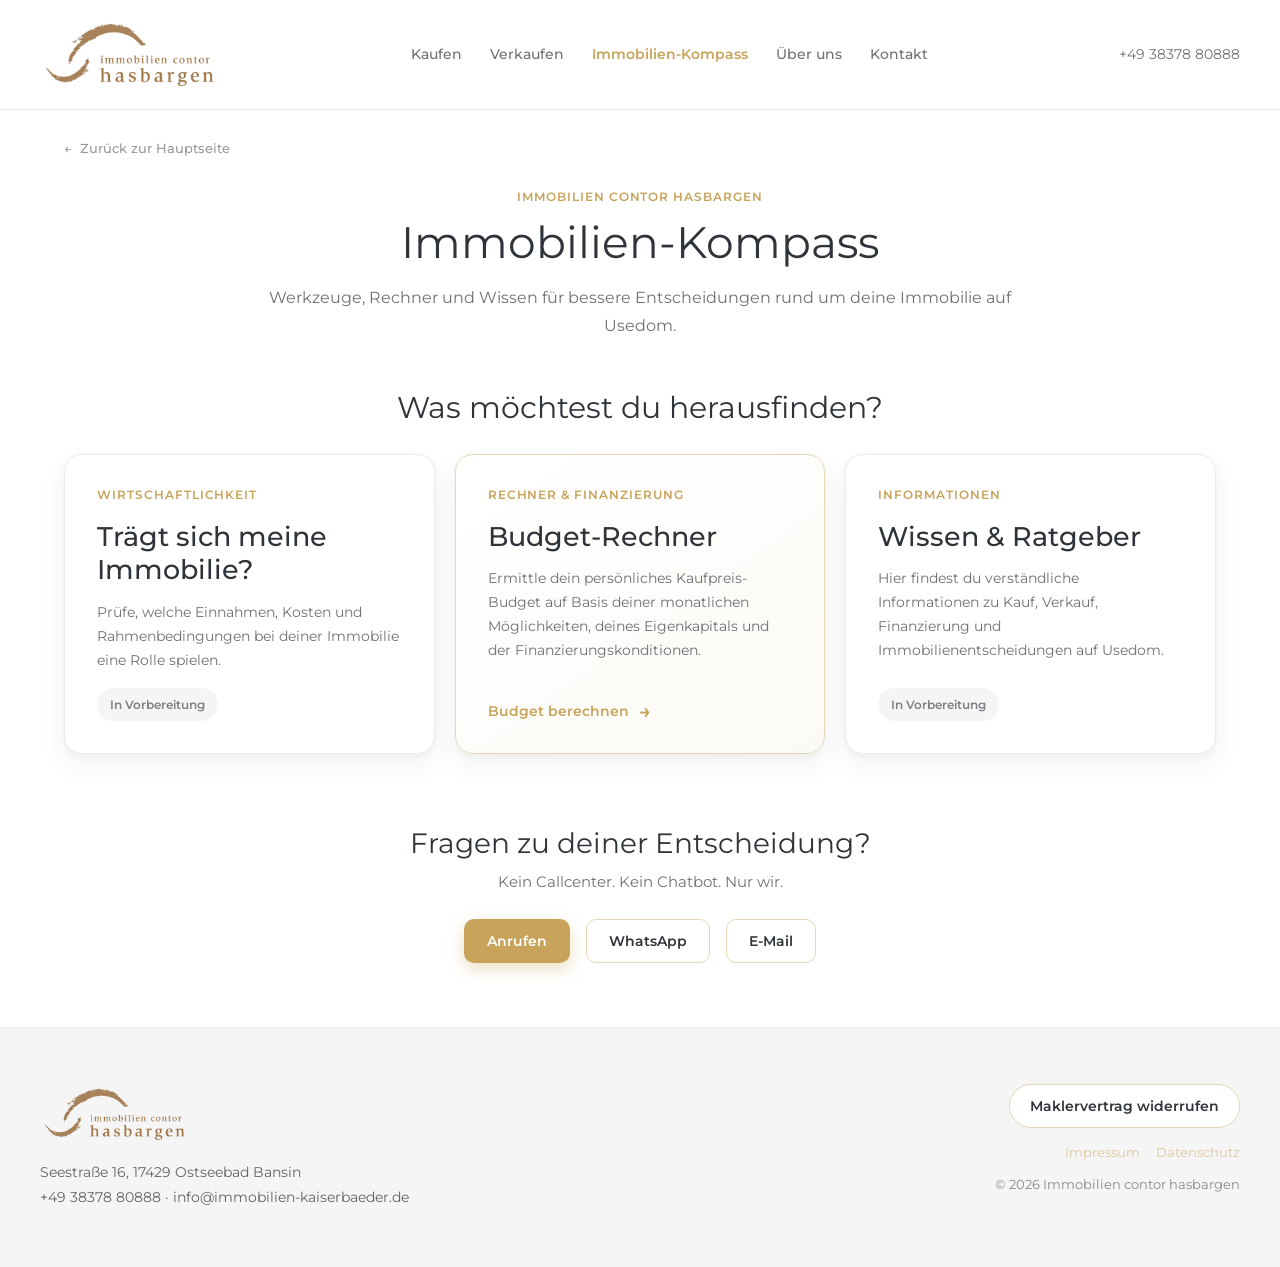
<file: index.html>
<!DOCTYPE html>
<html lang="de">
<head>
<meta charset="utf-8">
<meta name="viewport" content="width=device-width, initial-scale=1">
<meta name="description" content="Der Immobilien-Kompass von immobilien contor hasbargen: Rechner, Finanzierung und Wissen für Ihre Immobilienentscheidungen auf Usedom.">
<title>Immobilien-Kompass | immobilien contor hasbargen</title>
<link rel="stylesheet" href="styles.css">

<!-- Usercentrics CMP — vor allen zustimmungspflichtigen Skripten laden -->
<script id="usercentrics-cmp" src="https://web.cmp.usercentrics.eu/ui/loader.js" data-settings-id="rjlVIX7ofK7JGT" async></script>

<!-- Google Analytics 4 — läuft erst nach Einwilligung (Manual Blocking) -->
<script type="text/plain" data-usercentrics="Google Analytics" async src="https://www.googletagmanager.com/gtag/js?id=G-9QD3E7ZMHM"></script>
<script type="text/plain" data-usercentrics="Google Analytics">
window.dataLayer = window.dataLayer || [];
function gtag(){dataLayer.push(arguments)}
gtag('js', new Date());
gtag('config', 'G-9QD3E7ZMHM');
</script>
</head>
<body>
<header class="site-header">
<a href="https://www.immobilien-kaiserbaeder.de/"><img src="assets/logo.png" alt="immobilien contor hasbargen"></a>
<nav>
<a href="https://www.immobilien-kaiserbaeder.de/kaufen/">Kaufen</a>
<a href="https://www.immobilien-kaiserbaeder.de/verkaufen/">Verkaufen</a>
<a href="#" class="active">Immobilien-Kompass</a>
<a href="https://www.immobilien-kaiserbaeder.de/ueber-uns/">Über uns</a>
<a href="https://www.immobilien-kaiserbaeder.de/kontakt/">Kontakt</a>
</nav>
<a class="phone" href="tel:+493837880888">+49 38378 80888</a>
</header>

<div class="backlink-wrap"><a class="backlink" href="https://www.immobilien-kaiserbaeder.de/"><span>←</span> Zurück zur Hauptseite</a></div>

<main>
<section class="title-section">
<div class="eyebrow">Immobilien contor hasbargen</div>
<h1>Immobilien-Kompass</h1>
<p>Werkzeuge, Rechner und Wissen für bessere Entscheidungen rund um deine Immobilie auf Usedom.</p>
</section>

<section class="compass-section" aria-labelledby="compass-heading">
<h2 id="compass-heading">Was möchtest du herausfinden?</h2>
<div class="compass-grid">
<article class="compass-card">
<div class="card-kicker">Wirtschaftlichkeit</div>
<h3>Trägt sich meine Immobilie?</h3>
<p>Prüfe, welche Einnahmen, Kosten und Rahmenbedingungen bei deiner Immobilie eine Rolle spielen.</p>
<span class="status">In Vorbereitung</span>
</article>

<article class="compass-card compass-card-featured">
<div class="card-kicker">Rechner &amp; Finanzierung</div>
<h3>Budget-Rechner</h3>
<p>Ermittle dein persönliches Kaufpreis-Budget auf Basis deiner monatlichen Möglichkeiten, deines Eigenkapitals und der Finanzierungskonditionen.</p>
<a class="card-action" href="/budget/">Budget berechnen <span aria-hidden="true">→</span></a>
</article>

<article class="compass-card">
<div class="card-kicker">Informationen</div>
<h3>Wissen &amp; Ratgeber</h3>
<p>Hier findest du verständliche Informationen zu Kauf, Verkauf, Finanzierung und Immobilienentscheidungen auf Usedom.</p>
<span class="status">In Vorbereitung</span>
</article>
</div>
</section>
</main>

<section class="contact-section">
<h2>Fragen zu deiner Entscheidung?</h2>
<p>Kein Callcenter. Kein Chatbot. Nur wir.</p>
<div class="contact-actions">
<a href="tel:+493837880888" class="btn btn-primary">Anrufen</a>
<a href="https://wa.me/491732022629" class="btn btn-outline">WhatsApp</a>
<a href="mailto:info@immobilien-kaiserbaeder.de" class="btn btn-outline">E-Mail</a>
</div>
</section>

<footer class="site-footer">
<div class="footer-inner">
<div>
<img src="assets/logo.png" alt="immobilien contor hasbargen">
<div class="footer-address">Seestraße 16, 17429 Ostseebad Bansin<br>+49 38378 80888 · info@immobilien-kaiserbaeder.de</div>
</div>
<div class="footer-right">
<a class="revoke-btn" href="https://crm.onoffice.de/smart/app/smart/cancelation/WebCancellationForm/AppWebCancellationFormView.php?params=[base64]">Maklervertrag widerrufen</a>
<div class="legal-links"><div class="row"><a href="https://www.immobilien-kaiserbaeder.de/impressum/">Impressum</a><a href="https://www.immobilien-kaiserbaeder.de/datenschutz/">Datenschutz</a></div><div>© 2026 Immobilien contor hasbargen</div></div>
</div>
</div>
</footer>
<script src="script.js"></script>
</body>
</html>
</file>
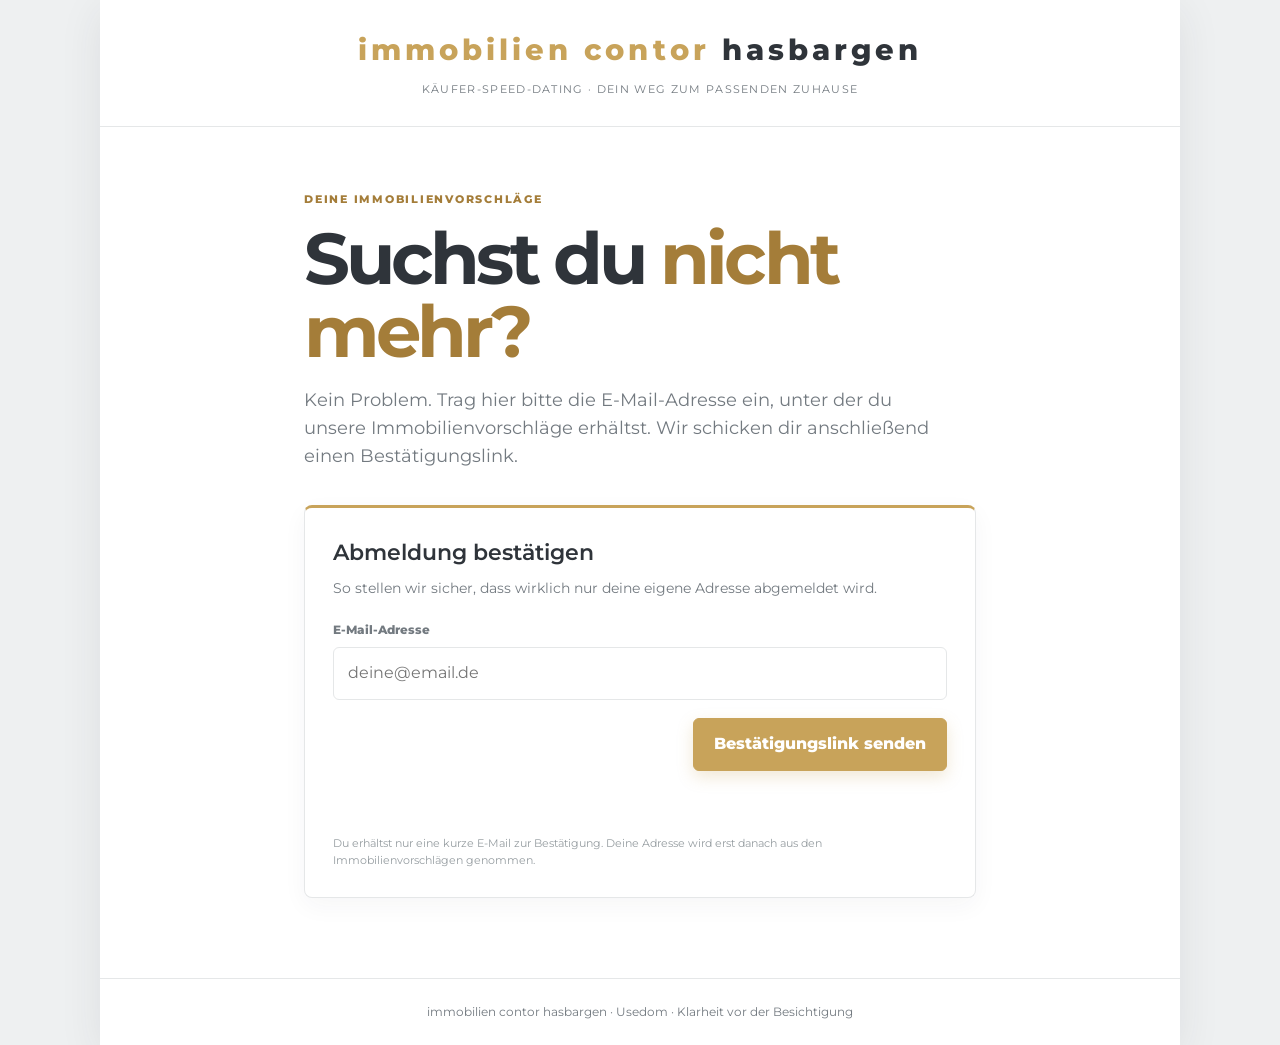
<file: abmelden/index.html>
<!doctype html>
<html lang="de">
<head>
<meta charset="utf-8">
<meta name="viewport" content="width=device-width,initial-scale=1">
<meta name="description" content="Verwalte deine Immobilienvorschläge vom immobilien contor hasbargen.">
<title>Immobilienvorschläge verwalten | immobilien contor hasbargen</title>
<link rel="preconnect" href="https://fonts.googleapis.com">
<link rel="preconnect" href="https://fonts.gstatic.com" crossorigin>
<link href="https://fonts.googleapis.com/css2?family=Montserrat:wght@400;500;600;700;800&display=swap" rel="stylesheet">
<style>
:root{--gold:#C8A35A;--gold-dark:#A47D39;--ink:#2F343A;--muted:#737A80;--line:#E5E7E8;--soft:#F5F6F6;--ok:#2E6B4D;--bad:#A84F4F}
*{box-sizing:border-box}body{margin:0;min-height:100vh;background:#EEF0F1;color:var(--ink);font-family:Montserrat,Arial,sans-serif;line-height:1.55}.app{width:min(100%,1080px);min-height:100vh;margin:auto;background:#fff;box-shadow:0 10px 40px #2f343a16;display:flex;flex-direction:column}.top{text-align:center;padding:28px 24px;border-bottom:1px solid var(--line)}.brand{font-size:clamp(17px,3vw,29px);font-weight:800;letter-spacing:.14em}.brand span{color:var(--gold)}.sub{margin-top:8px;color:var(--muted);font-size:11px;letter-spacing:.12em;text-transform:uppercase}.main{width:min(100%,720px);margin:auto;padding:0 24px 80px;flex:1}.eyebrow{margin-top:64px;color:var(--gold-dark);font-size:11px;font-weight:800;letter-spacing:.16em;text-transform:uppercase}h1{margin:14px 0 18px;font-size:clamp(40px,7vw,72px);line-height:1.02;letter-spacing:-.055em;font-weight:700}h1 .gold{color:var(--gold-dark)}.lead{max-width:650px;color:var(--muted);font-size:18px}.panel{margin-top:34px;padding:28px;border:1px solid var(--line);border-top:3px solid var(--gold);border-radius:8px;background:#fff;box-shadow:0 8px 24px #2f343a0b}.panel h2{margin:0 0 8px;font-size:22px;font-weight:600}.panel p{margin:0 0 22px;color:var(--muted);font-size:14px}.field label{display:block;margin-bottom:7px;color:var(--muted);font-size:12px;font-weight:800}.field input{width:100%;padding:13px 14px;border:1px solid var(--line);border-radius:6px;background:#fff;color:var(--ink);font:inherit}.field input:focus{outline:2px solid #C8A35A55;border-color:var(--gold)}.nav{display:flex;justify-content:flex-end;margin-top:18px}.btn{padding:13px 20px;border:1px solid var(--gold);border-radius:6px;background:var(--gold);color:#fff;font:inherit;font-weight:800;cursor:pointer;box-shadow:0 6px 16px #c8a35a40}.btn:hover{background:#D6B87A}.btn:disabled{opacity:.55;cursor:wait}.status{min-height:24px;margin-top:18px;color:var(--muted);font-size:13px}.status.ok{color:var(--ok)}.status.bad{color:var(--bad)}.fine{margin-top:22px;color:#969da1;font-size:11px}.footer{padding:24px;text-align:center;border-top:1px solid var(--line);color:var(--muted);font-size:12px}@media(max-width:600px){.main{padding:0 17px 55px}.panel{padding:22px}.nav .btn{width:100%}}
</style>
</head>
<body>
<div class="app">
<header class="top"><div class="brand"><span>immobilien contor</span> hasbargen</div><div class="sub">Käufer-Speed-Dating · dein Weg zum passenden Zuhause</div></header>
<main class="main">
<section id="requestView">
<div class="eyebrow">Deine Immobilienvorschläge</div>
<h1>Suchst du <span class="gold">nicht mehr?</span></h1>
<p class="lead">Kein Problem. Trag hier bitte die E-Mail-Adresse ein, unter der du unsere Immobilienvorschläge erhältst. Wir schicken dir anschließend einen Bestätigungslink.</p>
<div class="panel">
<h2>Abmeldung bestätigen</h2>
<p>So stellen wir sicher, dass wirklich nur deine eigene Adresse abgemeldet wird.</p>
<form id="requestForm" novalidate>
<div class="field"><label for="email">E-Mail-Adresse</label><input id="email" name="email" type="email" autocomplete="email" required placeholder="deine@email.de"></div>
<div class="nav"><button class="btn" id="requestButton" type="submit">Bestätigungslink senden</button></div>
<div id="requestStatus" class="status" role="status" aria-live="polite"></div>
</form>
<div class="fine">Du erhältst nur eine kurze E-Mail zur Bestätigung. Deine Adresse wird erst danach aus den Immobilienvorschlägen genommen.</div>
</div>
</section>
<section id="confirmView" hidden>
<div class="eyebrow">Fast geschafft</div>
<h1>Deine Abmeldung ist <span class="gold">bestätigt.</span></h1>
<p class="lead" id="confirmMessage">Wir kümmern uns darum und beenden den Versand deiner Immobilienvorschläge.</p>
<div class="panel"><h2>Alles klar</h2><p>Wir senden dir künftig keine weiteren Immobilienvorschläge mehr. Falls du später wieder auf die Suche gehen möchtest, sind wir natürlich gerne für dich da.</p></div>
</section>
</main>
<footer class="footer">immobilien contor hasbargen · Usedom · Klarheit vor der Besichtigung</footer>
</div>
<script>
(()=>{
const $=s=>document.querySelector(s);
const setStatus=(el,text,type='')=>{el.textContent=text;el.className='status'+(type?' '+type:'')};
const showConfirmation=message=>{$('#requestView').hidden=true;$('#confirmView').hidden=false;if(message)$('#confirmMessage').textContent=message;window.scrollTo(0,0)};
const requestForm=$('#requestForm');
requestForm.addEventListener('submit',async event=>{
 event.preventDefault();
 const email=$('#email').value.trim();
 const status=$('#requestStatus');
 const button=$('#requestButton');
 if(!email||!email.includes('@')){setStatus(status,'Bitte gib eine gültige E-Mail-Adresse ein.','bad');return}
 button.disabled=true;setStatus(status,'Einen Moment – wir bereiten den Bestätigungslink vor.');
 try{
  const response=await fetch('/api/abmeldung-anfordern',{method:'POST',headers:{'Content-Type':'application/json'},body:JSON.stringify({email})});
  const data=await response.json().catch(()=>({}));
  if(!response.ok)throw new Error(data.message||'Die Anfrage konnte gerade nicht verarbeitet werden.');
  setStatus(status,data.message||'Bitte prüfe jetzt dein Postfach.','ok');
  requestForm.reset();
 }catch(error){setStatus(status,error.message||'Die Anfrage konnte gerade nicht verarbeitet werden.','bad')}
 button.disabled=false;
});
const token=new URLSearchParams(window.location.search).get('token');
if(token){
 $('#requestView').hidden=true;$('#confirmView').hidden=false;$('#confirmMessage').textContent='Wir prüfen gerade deine Bestätigung.';
 fetch('/api/abmeldung-bestaetigen?token='+encodeURIComponent(token),{method:'POST'}).then(async response=>{const data=await response.json().catch(()=>({}));if(!response.ok)throw new Error(data.message||'Der Bestätigungslink ist nicht mehr gültig.');showConfirmation(data.message)}).catch(error=>{showConfirmation(error.message||'Der Bestätigungslink ist nicht mehr gültig.')});
}
})();
</script>
</body>
</html>
</file>
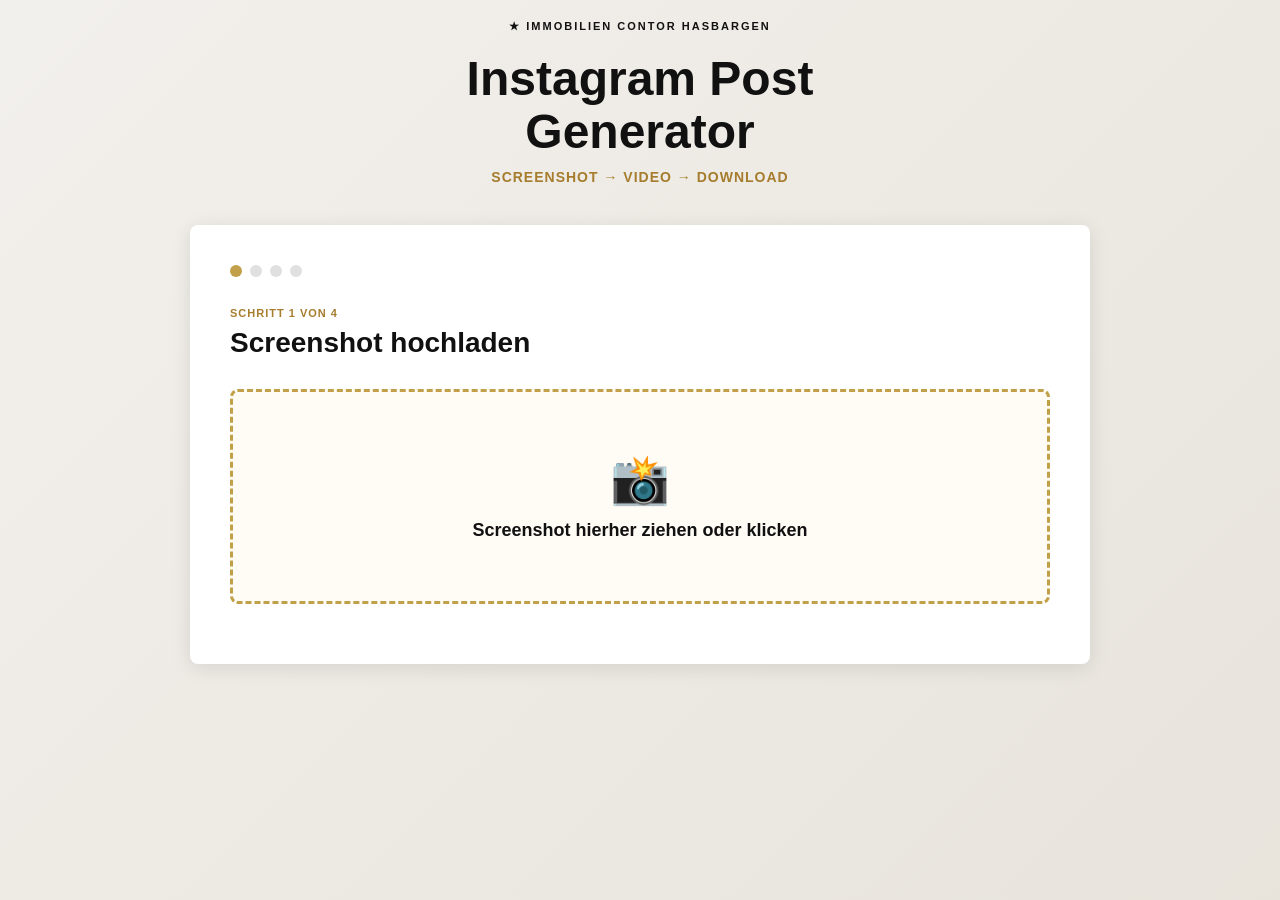
<file: instagram-generator/index.html>
<!DOCTYPE html>
<html lang="de">
<head>
    <meta charset="UTF-8">
    <meta name="viewport" content="width=device-width, initial-scale=1.0">
    <title>Instagram Post Generator — immobilien contor hasbargen</title>
    <style>
        * {
            margin: 0;
            padding: 0;
            box-sizing: border-box;
        }

        body {
            font-family: Arial, sans-serif;
            background: linear-gradient(135deg, #f2f0ec 0%, #e8e4dc 100%);
            color: #111111;
            padding: 20px;
            min-height: 100vh;
        }

        .header {
            max-width: 900px;
            margin: 0 auto 40px;
            text-align: center;
        }

        .logo {
            font-size: 11px;
            letter-spacing: 2px;
            text-transform: uppercase;
            color: #111111;
            margin-bottom: 20px;
            font-weight: bold;
        }

        h1 {
            font-size: 48px;
            color: #111111;
            font-weight: bold;
            line-height: 1.1;
            margin-bottom: 10px;
        }

        .subtitle {
            font-size: 14px;
            color: #a67c2d;
            font-weight: bold;
            text-transform: uppercase;
            letter-spacing: 1px;
        }

        .container {
            max-width: 900px;
            margin: 0 auto;
        }

        .card {
            background: white;
            border-radius: 8px;
            padding: 40px;
            box-shadow: 0 4px 20px rgba(0,0,0,0.1);
            margin-bottom: 30px;
        }

        .progress {
            display: flex;
            gap: 8px;
            margin-bottom: 30px;
        }

        .progress-dot {
            width: 12px;
            height: 12px;
            border-radius: 50%;
            transition: all 0.3s;
        }

        .step-header {
            font-size: 11px;
            text-transform: uppercase;
            letter-spacing: 1px;
            color: #a67c2d;
            font-weight: bold;
            margin-bottom: 8px;
        }

        .step-title {
            font-size: 28px;
            color: #111111;
            font-weight: bold;
            margin-bottom: 30px;
        }

        .upload-area {
            border: 3px dashed #c2a04a;
            border-radius: 8px;
            padding: 60px 20px;
            text-align: center;
            cursor: pointer;
            background: #fffbf5;
            margin-bottom: 20px;
        }

        .upload-icon {
            font-size: 48px;
            margin-bottom: 12px;
        }

        .upload-text {
            font-size: 18px;
            font-weight: bold;
            color: #111111;
        }

        .preview {
            width: 100%;
            max-height: 400px;
            border-radius: 8px;
            margin-top: 20px;
            border: 2px solid #e0e0e0;
        }

        .form-group {
            margin-bottom: 25px;
        }

        .label {
            display: block;
            font-size: 13px;
            font-weight: bold;
            color: #111111;
            margin-bottom: 10px;
            text-transform: uppercase;
            letter-spacing: 0.5px;
        }

        .radio-group {
            display: grid;
            grid-template-columns: repeat(auto-fit, minmax(150px, 1fr));
            gap: 12px;
        }

        .radio-label {
            display: flex;
            align-items: center;
            padding: 15px;
            border: 2px solid #e0e0e0;
            border-radius: 6px;
            cursor: pointer;
            transition: all 0.2s;
        }

        .radio-label:hover {
            border-color: #c2a04a;
        }

        input[type="radio"] {
            margin-right: 8px;
        }

        input[type="text"],
        input[type="file"] {
            width: 100%;
            padding: 12px;
            border: 1px solid #e0e0e0;
            border-radius: 6px;
            font-family: Arial;
            font-size: 13px;
            background: white;
            color: #111111;
        }

        input[type="file"] {
            display: none;
        }

        .button-group {
            display: grid;
            grid-template-columns: 1fr 1fr;
            gap: 12px;
            margin-top: 30px;
        }

        .btn-primary {
            padding: 16px 24px;
            border: none;
            border-radius: 6px;
            cursor: pointer;
            font-weight: bold;
            text-transform: uppercase;
            font-size: 13px;
            letter-spacing: 1px;
            background: #c2a04a;
            color: #111111;
            grid-column: 1 / -1;
            transition: all 0.3s;
        }

        .btn-primary:hover {
            background: #a67c2d;
        }

        .btn-primary:disabled {
            opacity: 0.6;
            cursor: not-allowed;
        }

        .btn-secondary {
            padding: 16px 24px;
            border: none;
            border-radius: 6px;
            cursor: pointer;
            font-weight: bold;
            text-transform: uppercase;
            font-size: 13px;
            letter-spacing: 1px;
            background: #111111;
            color: #f2f0ec;
        }

        .btn-secondary:hover {
            background: #333;
        }

        .result-box {
            background: #fffbf5;
            border-left: 4px solid #c2a04a;
            padding: 20px;
            border-radius: 6px;
            margin: 20px 0;
        }

        .result-label {
            font-size: 11px;
            text-transform: uppercase;
            letter-spacing: 1px;
            color: #a67c2d;
            font-weight: bold;
            margin-bottom: 8px;
        }

        .caption-preview {
            background: #f2f0ec;
            padding: 15px;
            border-radius: 6px;
            font-size: 12px;
            line-height: 1.6;
            max-height: 200px;
            overflow-y: auto;
            font-family: monospace;
            white-space: pre-wrap;
            word-wrap: break-word;
            margin-bottom: 12px;
        }

        .loading {
            display: flex;
            align-items: center;
            gap: 12px;
            margin: 20px 0;
            color: #a67c2d;
        }

        .spinner {
            width: 20px;
            height: 20px;
            border: 3px solid #e0e0e0;
            border-radius: 50%;
            border-top-color: #c2a04a;
            animation: spin 0.8s linear infinite;
        }

        @keyframes spin {
            to { transform: rotate(360deg); }
        }

        .success-box {
            background: #e6f0e0;
            border-left: 4px solid #4caf50;
            padding: 15px;
            border-radius: 6px;
            margin: 20px 0;
            color: #2e7d32;
            font-weight: bold;
        }

        .error-box {
            background: #f8e6e6;
            border-left: 4px solid #d32f2f;
            padding: 15px;
            border-radius: 6px;
            margin: 20px 0;
            color: #c62828;
        }

        .download-link {
            color: #c2a04a;
            font-weight: bold;
            text-decoration: none;
        }

        .download-link:hover {
            text-decoration: underline;
        }

        .step {
            display: none;
        }

        .step.active {
            display: block;
        }
    </style>
</head>
<body>
    <div class="header">
        <div class="logo">★ immobilien contor hasbargen</div>
        <h1>Instagram Post<br>Generator</h1>
        <div class="subtitle">Screenshot → Video → Download</div>
    </div>

    <div class="container">
        <div class="card">
            <!-- Progress -->
            <div class="progress" id="progress"></div>

            <!-- STEP 1 -->
            <div class="step active" id="step-1">
                <div class="step-header">Schritt 1 von 4</div>
                <div class="step-title">Screenshot hochladen</div>
                <div class="upload-area" onclick="document.getElementById('fileInput').click()">
                    <div class="upload-icon">📸</div>
                    <div class="upload-text">Screenshot hierher ziehen oder klicken</div>
                    <input id="fileInput" type="file" accept="image/*">
                </div>
                <img id="preview" class="preview" style="display: none;">
                <button class="btn-primary" onclick="goToStep(2)" style="display: none;" id="nextBtn1">Screenshot OK → Weiter</button>
            </div>

            <!-- STEP 2 -->
            <div class="step" id="step-2">
                <div class="step-header">Schritt 2 von 4</div>
                <div class="step-title">Zielgruppe & Thema</div>
                <div class="form-group">
                    <label class="label">Für wen ist dieser Post?</label>
                    <div class="radio-group">
                        <label class="radio-label">
                            <input type="radio" name="audience" value="buyer" checked>
                            👤 Käufer
                        </label>
                        <label class="radio-label">
                            <input type="radio" name="audience" value="seller">
                            🏠 Verkäufer
                        </label>
                    </div>
                </div>
                <div class="form-group">
                    <label class="label">Thema / Headline</label>
                    <input type="text" id="theme" placeholder="z.B. Hausgeld richtig verstehen">
                </div>
                <div class="button-group">
                    <button class="btn-secondary" onclick="goToStep(1)">← Zurück</button>
                    <button class="btn-primary" onclick="goToStep(3)">Weiter</button>
                </div>
            </div>

            <!-- STEP 3 -->
            <div class="step" id="step-3">
                <div class="step-header">Schritt 3 von 4</div>
                <div class="step-title">Video-Format</div>
                <div class="form-group">
                    <label class="label">Format</label>
                    <div class="radio-group">
                        <label class="radio-label">
                            <input type="radio" name="format" value="feed" checked>
                            📱 Feed (1080×1350)
                        </label>
                        <label class="radio-label">
                            <input type="radio" name="format" value="story">
                            📲 Story (1080×1920)
                        </label>
                    </div>
                </div>
                <div class="button-group">
                    <button class="btn-secondary" onclick="goToStep(2)">← Zurück</button>
                    <button class="btn-primary" onclick="goToStep(4)">Weiter</button>
                </div>
            </div>

            <!-- STEP 4 -->
            <div class="step" id="step-4">
                <div class="step-header">Schritt 4 von 4</div>
                <div class="step-title">Video generieren</div>
                <div class="result-box">
                    <div class="result-label">📝 Caption:</div>
                    <div class="caption-preview" id="captionPreview"></div>
                    <button class="btn-secondary" onclick="copyCaption()" style="width: 100%;">📋 Kopieren</button>
                </div>
                <div id="loadingBox" class="loading" style="display: none;">
                    <div class="spinner"></div>
                    <span>Video wird auf Hetzner generiert...</span>
                </div>
                <div id="errorBox" class="error-box" style="display: none;"></div>
                <div id="successBox" class="success-box" style="display: none;"></div>
                <div class="button-group">
                    <button class="btn-secondary" onclick="goToStep(3)">← Zurück</button>
                    <button class="btn-primary" onclick="generateVideo()" id="generateBtn">🎬 Video generieren</button>
                </div>
            </div>
        </div>
    </div>

    <script>
        let currentStep = 1;
        let screenshotData = null;

        // Render progress dots
        function renderProgress() {
            const progress = document.getElementById('progress');
            progress.innerHTML = '';
            for (let i = 1; i <= 4; i++) {
                const dot = document.createElement('div');
                dot.className = 'progress-dot';
                if (i < currentStep) {
                    dot.style.background = '#111111';
                } else if (i === currentStep) {
                    dot.style.background = '#c2a04a';
                } else {
                    dot.style.background = '#e0e0e0';
                }
                progress.appendChild(dot);
            }
        }

        // Go to step
        function goToStep(step) {
            currentStep = step;
            for (let i = 1; i <= 4; i++) {
                document.getElementById(`step-${i}`).classList.remove('active');
            }
            document.getElementById(`step-${step}`).classList.add('active');
            renderProgress();
            if (step === 4) updateCaption();
        }

        // File upload
        document.getElementById('fileInput').addEventListener('change', function(e) {
            const file = e.target.files[0];
            if (file) {
                const reader = new FileReader();
                reader.onload = function(evt) {
                    screenshotData = evt.target.result;
                    const preview = document.getElementById('preview');
                    preview.src = screenshotData;
                    preview.style.display = 'block';
                    document.getElementById('nextBtn1').style.display = 'block';
                };
                reader.readAsDataURL(file);
            }
        });

        // Update caption
        function updateCaption() {
            const theme = document.getElementById('theme').value || 'Immobilien auf Usedom';
            const audience = document.querySelector('input[name="audience"]:checked').value;
            
            let caption;
            if (audience === 'buyer') {
                caption = `${theme}\n\nDie richtige Orientierung vor dem Kauf — verständlich erklärt.\n\nWir unterstützen dich!\n\n#UsedomWohnung #Käufer #Immobilien #Kaiserbäder`;
            } else {
                caption = `${theme}\n\nAlles Wichtige für einen erfolgreichen Verkauf — ohne Umschweife.\n\nWir helfen!\n\n#UsedomWohnung #Verkauf #Immobilien #Kaiserbäder`;
            }
            document.getElementById('captionPreview').textContent = caption;
        }

        // Copy caption
        function copyCaption() {
            const caption = document.getElementById('captionPreview').textContent;
            navigator.clipboard.writeText(caption);
            alert('✅ Caption kopiert!');
        }

        // Generate video
        async function generateVideo() {
            if (!screenshotData) {
                alert('Bitte Screenshot hochladen!');
                return;
            }

            const theme = document.getElementById('theme').value || 'Immobilien auf Usedom';
            const audience = document.querySelector('input[name="audience"]:checked').value;
            const format = document.querySelector('input[name="format"]:checked').value;

            document.getElementById('loadingBox').style.display = 'flex';
            document.getElementById('errorBox').style.display = 'none';
            document.getElementById('successBox').style.display = 'none';
            document.getElementById('generateBtn').disabled = true;

            try {
                const formData = new FormData();
                formData.append('screenshot', screenshotData);
                formData.append('theme', theme);
                formData.append('audience', audience);
                formData.append('format', format);

                const response = await fetch('https://immobilien-kaiserbaeder.de/instagram-generator-api/generate.php', {
                    method: 'POST',
                    body: formData
                });

                const data = await response.json();

                if (data.success) {
                    document.getElementById('successBox').innerHTML = `✅ Video erstellt!<br><a href="${data.download_url}" download class="download-link">${data.filename}</a> (${data.filesize})`;
                    document.getElementById('successBox').style.display = 'block';
                } else {
                    throw new Error(data.error || 'Video generation failed');
                }
            } catch (err) {
                document.getElementById('errorBox').textContent = '❌ Fehler: ' + err.message;
                document.getElementById('errorBox').style.display = 'block';
            } finally {
                document.getElementById('loadingBox').style.display = 'none';
                document.getElementById('generateBtn').disabled = false;
            }
        }

        renderProgress();
    </script>
</body>
<!-- Updated -->
</html>
</file>
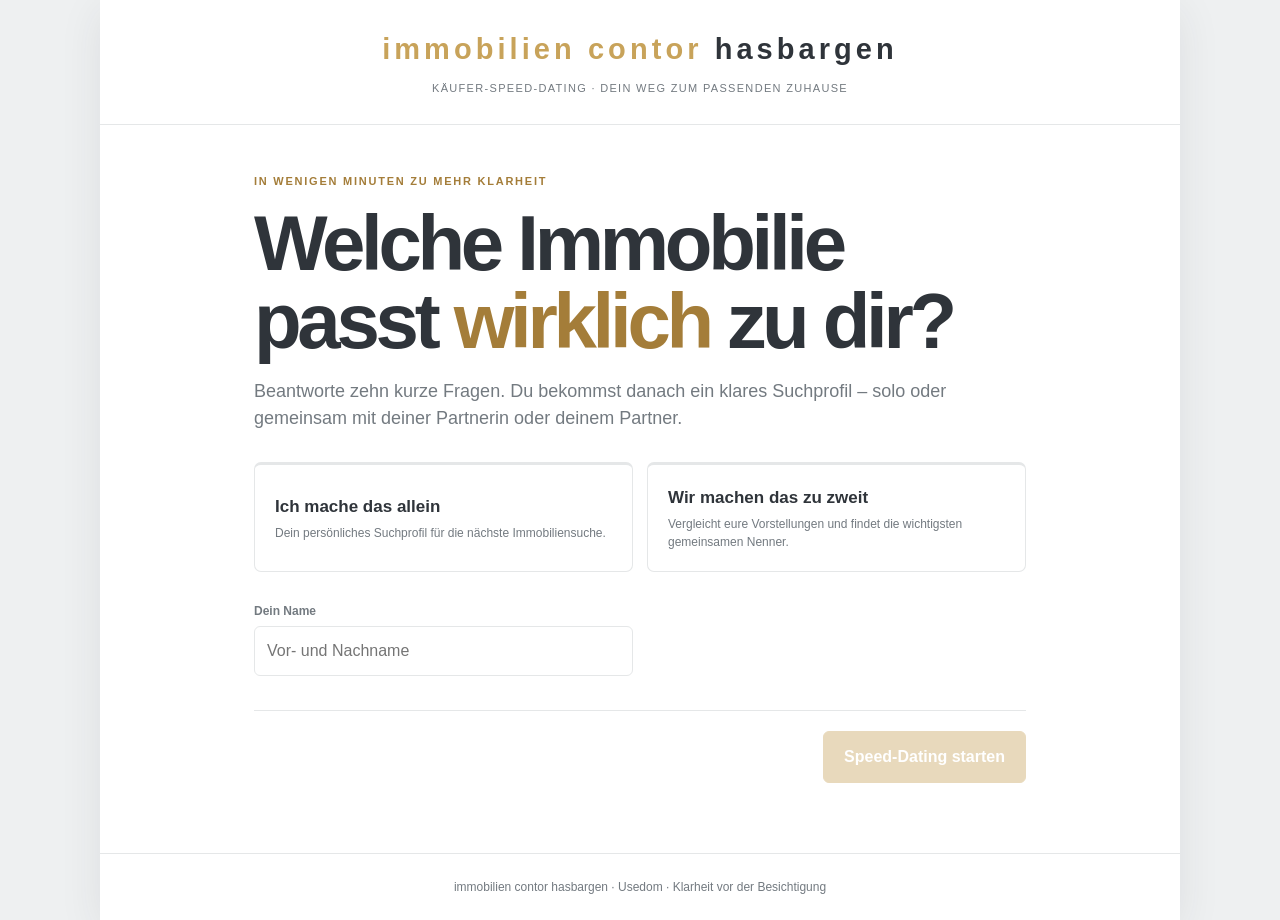
<file: kaeufer-speeddating/index.html>
<!doctype html>
<html lang="de">
<head>
<meta charset="utf-8">
<meta name="viewport" content="width=device-width,initial-scale=1">
<meta name="description" content="Käufer-Speed-Dating: Finde in wenigen Minuten heraus, welche Immobilie zu dir passt – solo oder zu zweit.">
<title>Käufer-Speed-Dating – Finde dein passendes Zuhause</title>
<style>
:root{--gold:#C8A35A;--ink:#2F343A;--muted:#737A80;--line:#E5E7E8;--soft:#F5F6F6;--bad:#A84F4F;--ok:#2E6B4D}*{box-sizing:border-box}body{margin:0;background:#EEF0F1;color:var(--ink);font-family:Montserrat,Arial,sans-serif;line-height:1.5}.app{max-width:1080px;min-height:100vh;margin:auto;background:#fff;box-shadow:0 10px 40px #2f343a16}.top{text-align:center;padding:28px 24px;border-bottom:1px solid var(--line)}.brand{font-size:clamp(17px,3vw,29px);font-weight:800;letter-spacing:.14em}.brand span{color:var(--gold)}.sub{margin-top:8px;color:var(--muted);font-size:11px;letter-spacing:.12em;text-transform:uppercase}.main{max-width:820px;margin:auto;padding:0 24px 70px}.progress{position:sticky;top:0;z-index:3;padding:15px 0 12px;background:#fffffff2;border-bottom:1px solid var(--line);font-size:12px;font-weight:800}.bar{height:4px;margin-top:8px;background:var(--line)}.bar i{display:block;width:0;height:100%;background:var(--gold);transition:.25s}.screen{display:none}.screen.active{display:block}.eyebrow{margin-top:48px;color:#A47D39;font-size:11px;font-weight:800;letter-spacing:.16em;text-transform:uppercase}h1{margin:14px 0 18px;font-size:clamp(42px,7vw,78px);line-height:1;letter-spacing:-.055em}h2{margin:15px 0;font-size:clamp(31px,5vw,57px);line-height:1.04;letter-spacing:-.045em}.gold{color:#A47D39}.lead{max-width:700px;color:var(--muted);font-size:18px}.cards,.options,.fields{display:grid;grid-template-columns:repeat(2,minmax(0,1fr));gap:14px;margin-top:30px}.card,.option{padding:20px;border:1px solid var(--line);border-top:3px solid var(--line);border-radius:7px;background:#fff;color:var(--ink);text-align:left}.card:hover,.card.selected,.option:hover,.option.selected{border-color:var(--gold);background:var(--soft)}.card strong,.option strong{display:block;font-size:17px}.card small,.option small{display:block;margin-top:5px;color:var(--muted);font-size:12px}.field.full{grid-column:1/-1}.field label{display:block;margin-bottom:6px;color:var(--muted);font-size:12px;font-weight:800}.building-field{margin-top:26px}.building-options{display:grid;grid-template-columns:repeat(3,minmax(0,1fr));gap:12px;margin-top:10px}.building-option{min-height:52px;padding:14px 16px;border:1px solid var(--line);border-radius:7px;background:#fff;color:var(--ink);font:inherit;font-weight:800;text-align:center;cursor:pointer;transition:border-color .18s ease,background .18s ease,color .18s ease,box-shadow .18s ease}.building-option:hover,.building-option.selected{border-color:var(--gold);background:var(--soft);color:#A47D39;box-shadow:0 0 0 1px var(--gold) inset}.building-option:focus-visible{outline:2px solid #C8A35A88;outline-offset:3px}input,select,textarea{width:100%;padding:12px;border:1px solid var(--line);border-radius:6px;background:#fff;color:var(--ink);font:inherit}input:focus,select:focus,textarea:focus{outline:2px solid #C8A35A55;border-color:var(--gold)}.nav{display:flex;justify-content:space-between;gap:12px;margin-top:34px;padding-top:20px;border-top:1px solid var(--line)}button{font:inherit;cursor:pointer}.btn{padding:13px 20px;border:1px solid var(--ink);border-radius:6px;background:#fff;color:var(--ink);font-weight:800}.btn.primary{border-color:var(--gold);background:var(--gold);color:#fff}.btn:disabled{opacity:.4;cursor:not-allowed}.range{display:grid;grid-template-columns:1fr 140px;gap:18px;align-items:center;margin-top:32px}.range input{padding:0;border:0;accent-color:var(--gold)}output{font-size:22px;font-weight:800;color:#A47D39;text-align:right}.comfort{margin-top:25px;border-top:1px solid var(--line)}.comfort-row{display:grid;grid-template-columns:1fr 1.5fr;gap:15px;padding:15px 0;border-bottom:1px solid var(--line)}.comfort-row strong{font-size:14px}.choices{display:grid;grid-template-columns:repeat(3,1fr);gap:7px}.choices button{padding:8px 4px;border:1px solid var(--line);border-radius:5px;background:#fff;font-size:12px}.choices button.selected{border-color:var(--gold);background:var(--soft);color:#A47D39;font-weight:800}.result{margin-top:38px;padding:24px 0;border-top:3px solid var(--gold);border-bottom:1px solid var(--line)}.resultgrid{display:grid;grid-template-columns:repeat(2,1fr);gap:12px;margin-top:25px}.resultcard{padding:16px;border:1px solid var(--line);border-top:3px solid var(--gold)}.resultcard small{display:block;color:var(--muted);font-size:10px;font-weight:800;text-transform:uppercase}.resultcard strong{display:block;margin-top:6px;font-size:18px}.compare{margin-top:28px;padding-top:22px;border-top:1px solid var(--line)}.compare table{width:100%;border-collapse:collapse}.compare td{padding:9px;border-bottom:1px solid var(--line);font-size:13px}.compare td:first-child{color:var(--muted)}.check{display:flex;gap:9px;margin-top:16px;color:var(--muted);font-size:13px}.check input{width:auto;margin-top:4px}.status{min-height:24px;margin-top:15px;font-weight:800}.footer{padding:24px;text-align:center;border-top:1px solid var(--line);color:var(--muted);font-size:12px}@media(max-width:680px){.main{padding:0 17px 55px}.cards,.options,.fields,.resultgrid{grid-template-columns:1fr}.building-options{grid-template-columns:1fr}.field.full{grid-column:auto}.comfort-row{grid-template-columns:1fr}.choices{grid-template-columns:1fr}.range{grid-template-columns:1fr}output{text-align:left}.nav{display:grid}.btn{width:100%}}
</style>
</head>
<body>
<div class="app"><header class="top"><div class="brand"><span>immobilien contor</span> hasbargen</div><div class="sub">Käufer-Speed-Dating · dein Weg zum passenden Zuhause</div></header><main class="main">
<section id="intro" class="screen active"><div class="eyebrow">In wenigen Minuten zu mehr Klarheit</div><h1>Welche Immobilie passt <span class="gold">wirklich</span> zu dir?</h1><p class="lead">Beantworte zehn kurze Fragen. Du bekommst danach ein klares Suchprofil – solo oder gemeinsam mit deiner Partnerin oder deinem Partner.</p><div class="cards"><button type="button" class="card mode" data-mode="solo"><strong>Ich mache das allein</strong><small>Dein persönliches Suchprofil für die nächste Immobiliensuche.</small></button><button type="button" class="card mode" data-mode="couple"><strong>Wir machen das zu zweit</strong><small>Vergleicht eure Vorstellungen und findet die wichtigsten gemeinsamen Nenner.</small></button></div><div class="fields"><div class="field"><label for="p1">Dein Name</label><input id="p1" autocomplete="name" placeholder="Vor- und Nachname"></div><div class="field" id="p2box" hidden><label for="p2">Name der zweiten Person</label><input id="p2" placeholder="Vor- und Nachname"></div></div><div class="nav"><span></span><button type="button" id="start" class="btn primary" disabled>Speed-Dating starten</button></div></section>
<section id="quiz" class="screen"><div class="progress"><span id="progressText">Date 01 von 10</span><div class="bar"><i id="progressBar"></i></div></div><div class="eyebrow" id="who">Deine Antworten</div><div id="question"></div><div class="nav"><button type="button" id="back" class="btn">Zurück</button><button type="button" id="next" class="btn primary">Weiter</button></div></section>
<section id="resultScreen" class="screen"><div class="eyebrow">Dein Ergebnis</div><h2>Das ist dein <span class="gold">Wohnungsprofil.</span></h2><p class="lead">Eine klare Orientierung für die weitere Suche – mit den Punkten, die bei dir oder euch wirklich zählen.</p><div id="result"></div><div class="nav"><button type="button" id="print" class="btn">Ergebnis drucken</button><button type="button" id="toContact" class="btn primary">Profil an uns senden</button></div></section>
<section id="contact" class="screen"><div class="eyebrow">Nächster Schritt</div><h2>Wie dürfen wir dich erreichen?</h2><p class="lead">Wir schauen uns dein Profil persönlich an und melden uns mit einer ersten Einordnung.</p><div class="fields"><div class="field"><label for="name">Name</label><input id="name" autocomplete="name"></div><div class="field"><label for="email">E-Mail-Adresse</label><input id="email" type="email" autocomplete="email"></div><div class="field"><label for="phone">Telefon (optional)</label><input id="phone" type="tel" autocomplete="tel"></div><div class="field full"><label for="note">Nachricht (optional)</label><textarea id="note" rows="4" placeholder="Was sollten wir noch wissen?"></textarea></div></div><label class="check"><input id="privacy" type="checkbox"><span>Ich habe die Datenschutzhinweise gelesen und stimme der Kontaktaufnahme zu.</span></label><label class="check"><input id="newsletter" type="checkbox"><span>Ich möchte gelegentlich den MEER² Quadratmeter-Schnack erhalten.</span></label><div class="nav"><button type="button" id="contactBack" class="btn">Zurück</button><button type="button" id="send" class="btn primary">Profil senden</button></div><div id="status" class="status" role="status"></div></section>
</main><footer class="footer">immobilien contor hasbargen · Usedom · Klarheit vor der Besichtigung</footer></div>
<script>
(()=>{const $=s=>document.querySelector(s),all=s=>[...document.querySelectorAll(s)],screens=all('.screen');let mode='',person=1,step=0;const answers={person_1:{},person_2:{}};const qs=[{t:'Welche Art von Traumdomizil suchst du?',k:'object',type:'single',o:[['Ferienwohnung','Ferienimmobilie zur Vermietung'],['Eigentumswohnung','Eigene Wohnung für dich und deine Familie'],['Haus','Haus'],['offen','Noch offen']]},{t:'Wo auf Usedom könntest du dir dein Traumdomizil vorstellen?',k:'places',type:'multi',o:[['Ahlbeck','Ahlbeck'],['Heringsdorf','Heringsdorf'],['Bansin','Bansin'],['Kaiserbäder allgemein','Kaiserbäder allgemein'],['Inselweit','Auf der ganzen Insel'],['offen','Noch offen']]},{t:'Welche Kaufpreis-Größenordnung passt zu deiner Suche?',k:'budget',type:'budget'},{t:'Welche Größe fühlt sich für dich ungefähr richtig an?',k:'facts',type:'facts'},{t:'Wie möchtest du dein neues Zuhause später nutzen?',k:'use',type:'single',o:[['selbst','Für mich und meine Familie'],['mix','Selbst nutzen und zeitweise vermieten'],['rent','Überwiegend vermieten und Ertrag erzielen'],['offen','Das ist noch offen']]},{t:'Welches Lebensgefühl suchst du?',k:'atmosphere',type:'single',o:[['ruhe','Ruhig und entspannt'],['mitte','Mittendrin und gut angebunden'],['beides','Beides, je nach Moment']]},{t:'Was möchtest du aus dem Fenster sehen?',k:'view',type:'single',o:[['meer','Meer oder Wasser'],['gruen','Grün und Weite'],['ort','Promenade, Ort oder Leben'],['egal','Der Ausblick ist nicht entscheidend']]},{t:'Auf welchen Komfort möchtest du nicht verzichten?',k:'comfort',type:'comfort'},{t:'Wie viel möchtest du selbst gestalten oder verändern?',k:'condition',type:'single',o:[['sofort','Einziehen und direkt genießen'],['klein','Kleine Veränderungen sind okay'],['selbst','Ich renoviere und gestalte gerne selbst']]},{t:'Welche Eigenschaften sollen möglichst zusammenkommen?',k:'musts',type:'musts',o:[['lage','Besondere Lage'],['charakter','Besonderer Charakter'],['aussen','Balkon oder Terrasse'],['licht','Viel Licht'],['park','Parkplatz oder Stellplatz'],['zimmer','Zusatzraum oder Gästezimmer'],['aufzug','Aufzug']]}];const a=()=>answers['person_'+person];const money=n=>Number(n||0).toLocaleString('de-DE')+' €';const text=v=>Array.isArray(v)?v.join(', '):(v||'offen');const show=id=>{screens.forEach(x=>x.classList.remove('active'));$(id).classList.add('active');scrollTo(0,0)};function ready(){const ok=mode&&$('#p1').value.trim()&&(mode!=='couple'||$('#p2').value.trim());$('#start').disabled=!ok}all('.mode').forEach(b=>b.onclick=()=>{all('.mode').forEach(x=>x.classList.remove('selected'));b.classList.add('selected');mode=b.dataset.mode;$('#p2box').hidden=mode!=='couple';ready()});['#p1','#p2'].forEach(s=>$(s).oninput=ready);$('#start').onclick=()=>{$('#name').value=$('#p1').value.trim();person=1;step=0;show('#quiz');render()};function render(){const q=qs[step],x=a();$('#progressText').textContent='Date '+String(step+1).padStart(2,'0')+' von 10';$('#progressBar').style.width=(step+1)*10+'%';$('#who').textContent=mode==='couple'?'Antworten von '+(person===1?$('#p1').value:$('#p2').value):'Deine Antworten';let h='<h2>'+q.t+'</h2>';if(q.type==='single'||q.type==='multi'){h+='<p class="lead">'+(q.type==='multi'?'Wähle bis zu fünf Punkte.':'Wähle die Antwort, die am besten passt.')+'</p><div class="options">'+q.o.map(o=>'<button type="button" class="option '+((Array.isArray(x[q.k])?x[q.k].includes(o[0]):x[q.k]===o[0])?'selected':'')+'" data-v="'+o[0]+'"><strong>'+o[1]+'</strong></button>').join('')+'</div>'}else if(q.type==='musts'){h+='<p class="lead">Wähle bis zu fünf Punkte und eine Bauart.</p><div class="options">'+q.o.map(o=>'<button type="button" class="option '+(Array.isArray(x.musts)&&x.musts.includes(o[0])?'selected':'')+'" data-v="'+o[0]+'"><strong>'+o[1]+'</strong></button>').join('')+'</div><div class="field full building-field"><label>Bauart</label><div class="building-options" role="group" aria-label="Bauart auswählen">'+[['altbau','Altbau'],['neubau','Neubau'],['egal','Egal']].map(o=>'<button type="button" class="building-option '+(x.buildingType===o[0]?'selected':'')+'" data-building="'+o[0]+'" aria-pressed="'+(x.buildingType===o[0]?'true':'false')+'">'+o[1]+'</button>').join('')+'</div></div>'}else if(q.type==='budget'){h+='<p class="lead">Ein grober Rahmen reicht. Du kannst später nachjustieren.</p><div class="range"><input id="price" type="range" min="100000" max="1500000" step="25000" value="'+(x.maxPrice||300000)+'"><output id="priceOut">'+money(x.maxPrice||300000)+'</output></div><div class="fields"><div class="field"><label>Finanzierung</label><select id="finance"><option value="eigenkapital">Eigenkapital vorhanden</option><option value="finanzierung">Finanzierung geplant</option><option value="offen">Noch offen</option></select></div></div>'}else if(q.type==='facts'){h+='<div class="fields"><div class="field"><label>Wohnfläche mindestens (m²)</label><input id="area" type="number" value="'+(x.minArea||'')+'" placeholder="z. B. 70"></div><div class="field"><label>Zimmer mindestens</label><select id="rooms"><option value="">Bitte wählen</option><option>1</option><option>2</option><option>3</option><option>4</option><option>5</option></select></div><div class="field"><label>Schlafzimmer</label><select id="beds"><option value="">Bitte wählen</option><option>1</option><option>2</option><option>3</option><option>4</option></select></div><div class="field"><label>Außenfläche</label><select id="outside"><option value="">Bitte wählen</option><option>Balkon oder Terrasse ist ein Muss</option><option>Balkon oder Terrasse wäre schön</option><option>Eine Außenfläche ist nicht entscheidend</option></select></div></div>'}else if(q.type==='comfort'){h+='<p class="lead">Bewerte jeden Punkt.</p><div class="comfort">'+['Balkon oder Terrasse','Aufzug','Stellplatz','Meernähe'].map((n,i)=>'<div class="comfort-row"><strong>'+n+'</strong><div class="choices">'+['Muss sein','Wäre schön','Nicht entscheidend'].map(v=>'<button type="button" data-c="'+i+'" data-v="'+v+'" class="'+(x.comfort&&x.comfort[i]===v?'selected':'')+'">'+v+'</button>').join('')+'</div></div>').join('')+'</div>'}$('#question').innerHTML=h;bind();$('#back').disabled=step===0&&person===1;$('#next').textContent=step===qs.length-1?(mode==='couple'&&person===1?'Person 2 starten':'Ergebnis anzeigen'):'Weiter';if(q.type==='facts'){if(x.minRooms)$('#rooms').value=x.minRooms;if(x.bedrooms)$('#beds').value=x.bedrooms;if(x.outside)$('#outside').value=x.outside}if(q.type==='budget'&&x.finance)$('#finance').value=x.finance}function bind(){const q=qs[step],x=a();all('#question .option').forEach(b=>b.onclick=()=>{if(q.type==='single'){x[q.k]=b.dataset.v;all('#question .option').forEach(y=>y.classList.remove('selected'));b.classList.add('selected')}else{x[q.k]=Array.isArray(x[q.k])?x[q.k]:[];x[q.k].includes(b.dataset.v)?x[q.k]=x[q.k].filter(v=>v!==b.dataset.v):x[q.k].length<5&&x[q.k].push(b.dataset.v);b.classList.toggle('selected')}});all('#question .building-option').forEach(b=>b.onclick=()=>{x.buildingType=b.dataset.building;all('#question .building-option').forEach(y=>{const selected=y===b;y.classList.toggle('selected',selected);y.setAttribute('aria-pressed',selected?'true':'false')})});all('#question .choices button').forEach(b=>b.onclick=()=>{x.comfort=x.comfort||{};x.comfort[b.dataset.c]=b.dataset.v;all('#question .choices button[data-c="'+b.dataset.c+'"]').forEach(y=>y.classList.remove('selected'));b.classList.add('selected')});if($('#price'))$('#price').oninput=()=>$('#priceOut').textContent=money($('#price').value)}function save(){const q=qs[step],x=a();if(q.type==='budget'){x.maxPrice=Number($('#price').value);x.finance=$('#finance').value}if(q.type==='facts'){x.minArea=$('#area').value;x.minRooms=$('#rooms').value;x.bedrooms=$('#beds').value;x.outside=$('#outside').value}}function valid(){const q=qs[step],x=a();if(q.type==='musts')return Array.isArray(x.musts)&&x.musts.length>0&&!!x.buildingType;return q.type==='budget'||q.type==='facts'||q.type==='comfort'?q.type==='comfort'?x.comfort:Object.keys(x).some(k=>['maxPrice','minArea','minRooms','bedrooms','outside','finance'].includes(k)):q.type==='single'?!!x[q.k]:Array.isArray(x[q.k])&&x[q.k].length}$('#next').onclick=()=>{save();if(!valid()){alert('Bitte beantworte diese Frage noch.');return}if(step<qs.length-1){step++;render()}else if(mode==='couple'&&person===1){person=2;step=0;render()}else{build();show('#resultScreen')}};$('#back').onclick=()=>{save();if(step>0){step--;render()}else if(mode==='couple'&&person===2){person=1;step=qs.length-1;render()}else show('#intro')};function build(){const p=answers.person_1,q=answers.person_2,common=mode==='couple';let score=100;if(common){let same=0,total=0;['object','places','maxPrice','minArea','minRooms','bedrooms','outside','buildingType','use','atmosphere','view','condition'].forEach(k=>{total++;if(k==='places')same+=(p[k]||[]).some(v=>(q[k]||[]).includes(v));else if(k==='maxPrice'){const px=Number(p[k]||0),qy=Number(q[k]||0);same+=px&&qy?Math.min(px,qy)/Math.max(px,qy):0}else same+=String(p[k]||'')===String(q[k]||'')});score=Math.round(same/total*100)}let rows=[['Immobilienart',text(p.object)],['Region',text(p.places)],['Kaufpreis',p.maxPrice?money(p.maxPrice):'offen'],['Wohnfläche',p.minArea?p.minArea+' m²':'offen'],['Bauart',text(p.buildingType)],['Nutzung',text(p.use)],['Lebensgefühl',text(p.atmosphere)],['Ausblick',text(p.view)],['Außenfläche',text(p.outside)]];let html='<div class="result"><strong>'+(common?'Gemeinsamer Abgleich':'Dein Profil')+'</strong>'+(common?'<h3>'+score+' % Übereinstimmung</h3>':'<h3>Dein Suchprofil ist erstellt.</h3>')+'<div class="resultgrid">'+rows.map(r=>'<div class="resultcard"><small>'+r[0]+'</small><strong>'+r[1]+'</strong></div>').join('')+'</div>';if(common){html+='<div class="compare"><h3>Unterschiede für euer Gespräch</h3><table>'+['object','maxPrice','minArea','minRooms','bedrooms','outside','buildingType','use','atmosphere','view','condition'].filter(k=>String(p[k]||'')!==String(q[k]||'')).map(k=>'<tr><td>'+k+'</td><td>'+text(p[k])+'</td><td>'+text(q[k])+'</td></tr>').join('')+'</table></div>'}html+='</div>';$('#result').innerHTML=html}$('#print').onclick=()=>print();$('#toContact').onclick=()=>{$('#name').value=$('#p1').value.trim();show('#contact')};$('#contactBack').onclick=()=>show('#resultScreen');$('#send').onclick=()=>{const st=$('#status'),name=$('#name').value.trim(),email=$('#email').value.trim();if(!name||!email||!$('#privacy').checked){st.className='status';st.style.color='var(--bad)';st.textContent='Bitte Name, E-Mail und Datenschutzbestätigung prüfen.';return}const lines=['Käufer-Speed-Dating – vollständiges Suchprofil','','Kontakt',`Name: ${name}`,`E-Mail: ${email}`,`Telefon: ${$('#phone').value.trim()||'nicht angegeben'}`,`Nachricht: ${$('#note').value.trim()||'keine'}`,'',`Teilnahme: ${mode==='couple'?'zu zweit':'solo'}`,`Person 1: ${$('#p1').value.trim()}`,`Person 2: ${$('#p2').value.trim()||'nicht angegeben'}`,'','','Antworten'];const p=answers.person_1,q=answers.person_2;const labels={object:'Immobilienart',places:'Region',maxPrice:'Kaufpreis',minArea:'Wohnfläche',minRooms:'Zimmer',bedrooms:'Schlafzimmer',outside:'Außenfläche',buildingType:'Bauart',use:'Nutzung',atmosphere:'Lebensgefühl',view:'Ausblick',comfort:'Komfort',condition:'Veränderungsbereitschaft',musts:'Wichtige Eigenschaften'};Object.entries(p).forEach(([k,v])=>lines.push(`${labels[k]||k}: ${Array.isArray(v)?v.join(', '):typeof v==='object'?JSON.stringify(v):v}`));if(mode==='couple'){lines.push('','','Antworten Person 2');Object.entries(q).forEach(([k,v])=>lines.push(`${labels[k]||k}: ${Array.isArray(v)?v.join(', '):typeof v==='object'?JSON.stringify(v):v}`))}lines.push('','','Bitte nehmt Kontakt auf und unterstützt bei der weiteren Immobiliensuche.');const subject='Käufer-Speed-Dating – Anfrage von '+name;const mailto='mailto:anfragen@immobilien-kaiserbaeder.de?bcc='+encodeURIComponent(email)+'&subject='+encodeURIComponent(subject)+'&body='+encodeURIComponent(lines.join('\n'));window.location.href=mailto;st.style.color='var(--ok)';st.textContent='Die Mail-App wurde geöffnet. Bitte prüfe die Mail und tippe noch auf „Senden“.'};})();
</script>
</body>
</html>
</file>
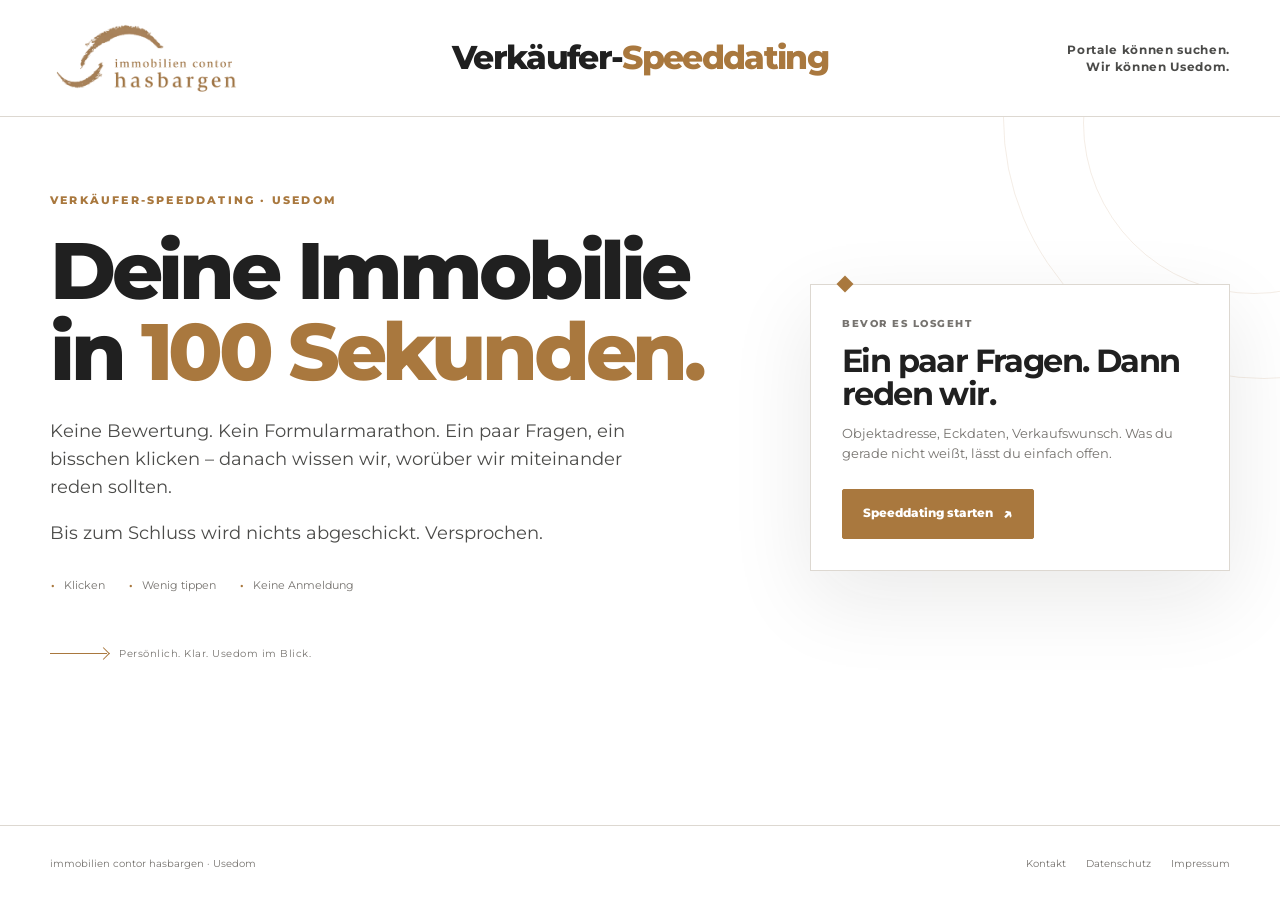
<file: verkaeufer-speeddating/index.html>
<!doctype html>
<html lang="de">
<head>
<meta charset="utf-8">
<meta name="viewport" content="width=device-width, initial-scale=1">
<meta name="description" content="Verkäufer-Speeddating auf Usedom – ein spielerischer Einstieg in den Immobilienverkauf.">
<title>Verkäufer-Speeddating auf Usedom | immobilien contor hasbargen</title>
<link rel="preconnect" href="https://fonts.googleapis.com">
<link rel="preconnect" href="https://fonts.gstatic.com" crossorigin>
<link href="https://fonts.googleapis.com/css2?family=Montserrat:wght@400;500;600;700;800&display=swap" rel="stylesheet">
<style>
:root{--ink:#202020;--graphite:#4b4b49;--muted:#76736f;--gold:#a9783e;--gold-deep:#8d642f;--gold-soft:#efe4d5;--warm:#f8f6f2;--warm2:#fcfbf8;--line:#ddd8d1;--white:#fff;--green:#2c6b4b;--red:#9a4141;--shadow:0 28px 80px rgba(26,22,18,.09);--ease:180ms ease}
*{box-sizing:border-box}html{scroll-behavior:smooth}body{margin:0;min-height:100vh;background:#efede8;color:var(--ink);font:15px/1.55 Montserrat,Arial,sans-serif;-webkit-font-smoothing:antialiased}button,input,textarea{font:inherit}button{cursor:pointer}a{color:inherit}:focus-visible{outline:3px solid rgba(169,120,62,.55);outline-offset:4px}.site{width:min(1180px,calc(100% - 48px));margin:0 auto}
header{background:var(--white);border-bottom:1px solid var(--line)}.header-inner{min-height:116px;display:grid;grid-template-columns:minmax(190px,1fr) minmax(220px,1.2fr) minmax(190px,1fr);align-items:center;gap:28px}.brand{display:flex;align-items:center;min-width:0;text-decoration:none}.brand-logo{display:block;width:min(220px,100%);height:auto;max-height:78px;object-fit:contain;object-position:left center}.logo-fallback{display:none;font-size:15px;font-weight:800;line-height:1.05}.logo-fallback em{color:var(--gold);font-style:normal}.header-title{margin:0;text-align:center;font-size:clamp(22px,2.6vw,34px);font-weight:800;letter-spacing:-.05em;line-height:1.02}.header-title span{color:var(--gold)}.header-claim{justify-self:end;max-width:240px;text-align:right;color:var(--graphite);font-size:12px;font-weight:700;letter-spacing:.055em;line-height:1.45}
main{min-height:calc(100vh - 192px);overflow:hidden;position:relative;background:var(--white)}main:before,main:after{content:"";position:absolute;border:1px solid rgba(169,120,62,.13);border-radius:50%;pointer-events:none}main:before{width:520px;height:520px;right:-245px;top:-260px}main:after{width:340px;height:340px;right:-145px;top:-165px}.screen{position:relative;z-index:1;padding:76px 0 86px}.start-grid{display:grid;grid-template-columns:minmax(0,1fr) minmax(330px,420px);align-items:center;gap:88px}.start-copy{max-width:670px}.eyebrow{color:var(--gold);font-size:11px;font-weight:800;letter-spacing:.2em;line-height:1.35;text-transform:uppercase}.start-copy .eyebrow{margin-bottom:22px}.start-copy h1{max-width:680px;margin:0 0 25px;font-size:clamp(46px,6.8vw,80px);font-weight:800;letter-spacing:-.055em;line-height:1.02}.start-copy h1 span{color:var(--gold)}.start-copy>p{max-width:610px;color:var(--graphite);font-size:18px}.start-copy>p+p{margin-top:16px}.start-points{display:flex;flex-wrap:wrap;gap:9px 23px;margin-top:29px;color:var(--muted);font-size:11px}.start-points span{display:inline-flex;align-items:center;gap:8px}.start-points span:before{content:"·";color:var(--gold);font-size:22px;line-height:0}.signature{display:flex;align-items:center;gap:12px;margin-top:52px;color:var(--muted);font-size:10px;letter-spacing:.05em}.signature-line{width:57px;height:1px;background:var(--gold);position:relative}.signature-line:after{content:"";width:8px;height:8px;position:absolute;right:-1px;top:-4px;border-right:1px solid var(--gold);border-bottom:1px solid var(--gold);transform:rotate(-45deg)}
.card{background:var(--white);border:1px solid var(--line);box-shadow:var(--shadow)}.start-card{padding:31px;position:relative}.start-card:before,.question-card:before{content:"";width:12px;height:12px;position:absolute;left:28px;top:-7px;background:var(--gold);transform:rotate(45deg)}.card-kicker{color:var(--muted);font-size:10px;font-weight:800;letter-spacing:.15em;text-transform:uppercase}.start-card h2{margin:14px 0 10px;font-size:32px;letter-spacing:-.05em;line-height:1.02}.start-card>p{color:var(--muted);font-size:13px;margin-bottom:25px}.field{margin-top:18px}.field label{display:block;margin-bottom:7px;color:var(--muted);font-size:10px;font-weight:800;letter-spacing:.11em;text-transform:uppercase}.field input,.field textarea{width:100%;border:1px solid var(--line);border-radius:0;padding:13px 14px;color:var(--ink);background:var(--warm2);font-size:13px;transition:border-color var(--ease),background var(--ease),box-shadow var(--ease)}.field input:focus,.field textarea:focus{border-color:var(--gold);background:var(--white);outline:none;box-shadow:0 0 0 3px rgba(169,120,62,.1)}.field input::placeholder,.field textarea::placeholder{color:#aaa6a0}.field textarea{min-height:104px;resize:vertical}.privacy-mini{margin:17px 0 0;color:var(--muted);font-size:10px;line-height:1.45}.privacy-mini strong{color:var(--graphite)}.error{min-height:18px;margin-top:7px;color:var(--red);font-size:11px}.btn{min-height:50px;display:inline-flex;align-items:center;justify-content:center;gap:10px;padding:13px 20px;border:1px solid var(--ink);border-radius:2px;background:var(--white);color:var(--ink);font-size:12px;font-weight:800;text-decoration:none;transition:transform var(--ease),background var(--ease),color var(--ease),border-color var(--ease)}.btn:hover{transform:translateY(-2px)}.btn:disabled{opacity:.35;cursor:not-allowed;transform:none}.btn-gold{border-color:var(--gold);background:var(--gold);color:var(--white)}.btn-gold:hover{border-color:var(--gold-deep);background:var(--gold-deep);color:var(--white)}.btn-dark{border-color:var(--ink);background:var(--ink);color:var(--white)}.btn-light{border-color:var(--line)}.btn-plain{min-height:auto;padding:8px 0;border:0;background:transparent;color:var(--graphite)}.btn-plain:hover{color:var(--gold-deep);transform:none}.btn-arrow:after{content:"↗";font-size:16px;line-height:0}
.quiz-screen{padding-top:40px}.quiz-head{display:flex;align-items:flex-end;justify-content:space-between;gap:30px;margin-bottom:30px}.quiz-count{color:var(--muted);font-size:11px;font-weight:800;letter-spacing:.14em;text-transform:uppercase}.quiz-count strong{color:var(--ink)}.progress-box{width:min(315px,37%)}.progress-label{display:flex;justify-content:space-between;margin-bottom:8px;color:var(--muted);font-size:10px}.progress{height:4px;background:var(--line);overflow:hidden}.progress-bar{height:100%;background:var(--gold);transition:width 280ms ease}.quiz-grid{display:grid;grid-template-columns:235px minmax(0,720px);justify-content:center;gap:65px;align-items:start}.quiz-aside{padding-top:27px}.aside-title{color:var(--gold);font-size:10px;font-weight:800;letter-spacing:.17em;text-transform:uppercase}.aside-name{margin-top:15px;font-size:21px;font-weight:700;letter-spacing:-.045em}.aside-text{margin-top:8px;color:var(--muted);font-size:12px}.aside-divider{height:1px;margin:29px 0 19px;background:var(--line)}.answer-list{display:grid;gap:10px}.answer-item{display:flex;align-items:flex-start;gap:9px;color:var(--graphite);font-size:11px}.answer-item:before{content:"✓";flex:0 0 auto;color:var(--gold);font-size:12px;font-weight:800}.answer-item.empty{color:var(--muted)}.answer-item.empty:before{content:"·";font-size:18px;line-height:10px}.question-card{min-height:525px;padding:39px 42px 32px;position:relative}.question-card .eyebrow{margin-bottom:15px}.question-card h1{max-width:635px;margin:0 0 14px;font-size:clamp(34px,4.9vw,56px);font-weight:800;letter-spacing:-.05em;line-height:1.02}.question-hint{max-width:570px;margin-bottom:28px;color:var(--muted);font-size:14px}.option-grid{display:grid;grid-template-columns:repeat(2,minmax(0,1fr));gap:10px}.option{min-height:62px;display:flex;align-items:center;justify-content:space-between;gap:14px;padding:13px 15px;border:1px solid var(--line);border-radius:2px;background:var(--white);color:var(--graphite);text-align:left;font-size:12px;transition:background var(--ease),color var(--ease),border-color var(--ease),transform var(--ease)}.option:hover{border-color:var(--gold);transform:translateY(-1px)}.option:after{content:"○";flex:0 0 auto;color:var(--line);font-size:18px;line-height:1}.option.selected{border-color:var(--ink);background:var(--ink);color:var(--white)}.option.selected:after{content:"✓";color:var(--gold-soft);font-size:15px;font-weight:800}.option.multi.selected{border-color:var(--gold);background:var(--gold)}.option-copy{display:block}.option small{display:block;margin-top:3px;color:var(--muted);font-size:10px}.option.selected small{color:rgba(255,255,255,.7)}.single-field{max-width:490px}.dual-fields{display:grid;grid-template-columns:1fr 1fr;gap:14px;max-width:530px}.question-actions{display:flex;align-items:center;justify-content:space-between;gap:20px;margin-top:31px;padding-top:21px;border-top:1px solid var(--line)}.question-actions-right{display:flex;align-items:center;gap:21px}.question-note{color:var(--muted);font-size:10px}.question-error{min-height:20px;margin-top:14px;color:var(--red);font-size:11px}
.result-heading{max-width:740px;margin:0 auto 36px;text-align:center}.result-heading .eyebrow{margin-bottom:17px}.result-heading h1{margin:0 0 15px;font-size:clamp(42px,6vw,70px);letter-spacing:-.055em;line-height:1.02}.result-heading p{color:var(--graphite);font-size:16px}.result-layout{display:grid;grid-template-columns:minmax(0,1fr) 355px;gap:25px;align-items:start}.result-card{padding:29px}.result-card-head{display:flex;align-items:flex-start;justify-content:space-between;gap:20px;padding-bottom:20px;border-bottom:1px solid var(--line)}.result-card-head h2{margin:9px 0 0;font-size:31px;letter-spacing:-.05em;line-height:1.02}.result-badge{width:54px;height:54px;display:grid;place-items:center;flex:0 0 auto;border-radius:50%;background:var(--gold-soft);color:var(--gold-deep);font-size:10px;font-weight:800;line-height:1.05;text-align:center}.profile-list{display:grid;grid-template-columns:repeat(2,1fr);gap:0 27px}.profile-row{min-height:73px;padding:17px 0 12px;border-bottom:1px solid var(--line)}.profile-label{display:block;color:var(--muted);font-size:9px;font-weight:800;letter-spacing:.12em;text-transform:uppercase}.profile-value{display:block;margin-top:5px;color:var(--ink);font-size:13px;font-weight:600}.profile-value.pending{color:var(--muted);font-weight:400}.profile-note{margin-top:22px;border-left:2px solid var(--gold);padding-left:15px;color:var(--graphite);font-size:12px}.result-buttons{display:flex;flex-wrap:wrap;gap:14px;margin-top:25px}.contact-card{padding:29px;background:var(--ink);color:var(--white);box-shadow:var(--shadow)}.contact-card .eyebrow{color:var(--gold-soft)}.contact-card h2{margin:11px 0 12px;font-size:31px;letter-spacing:-.05em;line-height:1.02}.contact-card>p{color:rgba(255,255,255,.68);font-size:13px}.contact-card a{color:var(--gold-soft)}.result-bottom{display:flex;justify-content:space-between;gap:18px;margin-top:23px;color:var(--muted);font-size:10px}
footer{border-top:1px solid var(--line);background:var(--white)}.footer-inner{min-height:76px;display:flex;align-items:center;justify-content:space-between;gap:20px;color:var(--muted);font-size:10px}.footer-links{display:flex;gap:20px}.footer-links a{text-decoration:none}
@media(max-width:980px){.start-grid{grid-template-columns:1fr;gap:48px;max-width:720px;margin:0 auto}.start-card{max-width:510px}.quiz-grid{grid-template-columns:1fr;gap:24px;max-width:720px;margin:0 auto}.quiz-aside{display:none}.result-layout{grid-template-columns:1fr;max-width:700px;margin:0 auto}.contact-card{order:-1}}
@media(max-width:760px){.site{width:min(100% - 36px,1180px)}.header-inner{min-height:0;padding:19px 0;grid-template-columns:1fr 1fr;gap:16px 20px}.header-title{grid-column:1/-1;grid-row:1;justify-self:center;font-size:clamp(24px,7vw,34px)}.brand{grid-column:1;grid-row:2}.brand-logo{width:min(190px,100%);max-height:62px}.header-claim{grid-column:2;grid-row:2;align-self:center;max-width:180px;font-size:10px}.screen{padding:55px 0 66px}.start-copy>p{font-size:16px}.start-points{display:grid;gap:7px}.start-card{padding:24px 21px}.signature{margin-top:36px}.quiz-screen{padding-top:32px}.quiz-head{display:block;margin-bottom:22px}.progress-box{width:100%;margin-top:17px}.question-card{min-height:0;padding:27px 20px 21px}.question-card h1{font-size:clamp(34px,10vw,49px)}.question-hint{font-size:13px}.option-grid{grid-template-columns:1fr}.dual-fields{grid-template-columns:1fr}.question-actions{align-items:stretch;flex-direction:column-reverse;gap:12px}.question-actions-right{width:100%;justify-content:space-between}.question-actions-right .btn-gold{flex:1}.question-note{text-align:center}.result-heading{margin-bottom:27px}.result-heading p{font-size:14px}.result-card,.contact-card{padding:22px 20px}.profile-list{grid-template-columns:1fr}.result-buttons{display:grid}.result-buttons .btn{width:100%}.result-bottom{align-items:flex-start;flex-direction:column;gap:10px}.footer-inner{align-items:flex-start;flex-direction:column;justify-content:center;padding:21px 0}}
@media(prefers-reduced-motion:reduce){html{scroll-behavior:auto}*,*:before,*:after{transition:none!important;animation:none!important}}
@media print{header,footer,.contact-card,.result-buttons{display:none!important}main{min-height:0;background:#fff}.result-layout{display:block}.result-card{box-shadow:none;border:0;padding:0}}
</style>
</head>
<body data-preview-version="aktuelle-live-vorschau-1">
<header>
  <div class="site header-inner">
    <a class="brand" href="#start" aria-label="immobilien contor hasbargen – Startseite">
      <img class="brand-logo" src="[data-uri]" alt="immobilien contor hasbargen" onerror="this.style.display='none';this.nextElementSibling.style.display='block'">
      <span class="logo-fallback">immobilien contor <em>hasbargen</em></span>
    </a>
    <div class="header-title" role="heading" aria-level="2">Verkäufer-<span>Speeddating</span></div>
    <div class="header-claim">Portale können suchen.<br>Wir können Usedom.</div>
  </div>
</header>
<main id="app" aria-live="polite"></main>
<footer><div class="site footer-inner"><span>immobilien contor hasbargen · Usedom</span><div class="footer-links"><a href="mailto:hasbargen@t-online.de">Kontakt</a><a href="#start">Datenschutz</a><a href="#start">Impressum</a></div></div></footer>
<script>
(()=>{
  const app=document.getElementById('app');
  const originalState={locationChoice:'',locationDetail:'',property:'',area:'',rooms:'',bathrooms:'',ageType:'',baujahr:'',kernsanierung:'',floor:'',condition:'',highlights:[],parking:'',sight:'',documents:[],reason:'',priceType:'',price:'',timing:'',sellingGoal:'',help:[],firstName:'',lastName:'',email:'',phone:'',street:'',houseNumber:'',message:'',privacy:false};
  const state=JSON.parse(JSON.stringify(originalState));
  let view='start',current=0,error='';
  const steps=[
    {id:'location',title:'Wo steht die Immobilie?',hint:'Hier geht es um die Objektadresse – nicht um deine eigene.',type:'location',required:true},
    {id:'property',title:'Wohnung oder Haus?',hint:'Kurz anklicken, dann geht’s weiter.',type:'choice',required:true,options:[['apartment','Wohnung'],['house','Haus']]},
    {id:'basics',title:'Wie groß ist sie ungefähr?',hint:'Ca.-Angaben reichen. Was du nicht weißt, lässt du offen.',type:'basics'},
    {id:'age',title:'Wann ungefähr wurde sie gebaut?',hint:'Ein Jahrgang reicht. Wenn du es nicht weißt: einfach offen lassen.',type:'age'},
    {id:'floor',title:'Auf welcher Etage liegt sie?',hint:'Bei Wohnungen kurz einordnen. Beim Haus passt „nicht relevant“.',type:'choice',options:[['eg','Erdgeschoss'],['1og','1. Obergeschoss'],['2og','2. Obergeschoss'],['3plus','3. Obergeschoss oder höher'],['dg','Dachgeschoss'],['maisonette','Maisonette oder Penthouse'],['notrelevant','Nicht relevant – Haus'],['unknown','Weiß ich gerade nicht']]},
    {id:'condition',title:'Hand aufs Herz: Wie steht sie da?',hint:'Keine Maklersprache nötig. Deine Einschätzung reicht.',type:'choice',options:[['excellent','Sehr gepflegt'],['good','Gepflegt'],['partial','Teilweise renovierungsbedürftig'],['renovate','Renovierungsbedürftig'],['sanierung','Sanierungsbedürftig'],['unknown','Müsste ich nachsehen']]},
    {id:'highlights',title:'Was macht sie besonders?',hint:'Anklicken, was passt. Mehrfachauswahl ist möglich.',type:'multi',options:[['sea','Meerblick'],['walk','Ostsee fußläufig'],['firstrow','Erste Reihe'],['promenade','Promenadennähe'],['achter','Achterwasserblick'],['balcony','Balkon'],['terrace','Terrasse'],['garden','Garten'],['lift','Aufzug'],['villa','Historische Villa'],['architecture','Bäderarchitektur'],['fireplace','Kamin'],['rental','Ferienvermietung möglich'],['quiet','Ruhige Lage'],['view','Besondere Aussicht']]},
    {id:'parking',title:'Wie sieht es mit dem Parken aus?',hint:'Eine Antwort reicht. Wenn du es nicht weißt, lässt du sie offen.',type:'choice',options:[['garage','Tiefgarage'],['parking','Stellplatz'],['carport','Garage oder Carport'],['none','Keine eigene Parkmöglichkeit'],['unknown','Weiß ich gerade nicht']]},
    {id:'sight',title:'Was sollte man gesehen haben?',hint:'Gibt es einen Blick, einen Raum oder einen besonderen Moment, den wir uns anschauen sollten?',type:'textarea',placeholder:'Zum Beispiel: der Blick vom Balkon, der Garten oder ein besonderer Raum.'},
    {id:'documents',title:'Was liegt schon in der Schublade?',hint:'Anklicken, was da ist. Den Rest finden wir später.',type:'documents'},
    {id:'reason',title:'Was bringt dich gerade hierher?',hint:'Nur anklicken, was passt.',type:'choice',options:[['size','Die Immobilie ist mir zu groß oder zu klein'],['change','Eine Veränderung steht an'],['capital','Ich möchte Kapital freimachen'],['talk','Das möchte ich in Ruhe besprechen'],['none','Noch kein konkreter Grund']]},
    {id:'timing',title:'Wann soll das Ganze über die Bühne gehen?',hint:'Eine grobe Richtung genügt.',type:'choice',options:[['yesterday','Am liebsten gestern'],['3m','In den nächsten 3 Monaten'],['year','Noch in diesem Jahr'],['any','Hat keine Eile'],['orient','Ich schaue mich erst einmal um'],['unknown','Weiß ich noch nicht']]},
    {id:'sellingGoal',title:'Was ist dir beim Verkauf besonders wichtig?',hint:'Schnell, hoher Preis oder erst einmal Klarheit?',type:'choice',required:true,options:[['fast','Schnell verkaufen'],['price','Möglichst hohen Preis erzielen'],['undecided','Ich bin noch unschlüssig']]},
    {id:'price',title:'Butter bei die Fische: Was stellst du dir preislich vor?',hint:'Wir bewerten das hier nicht automatisch. Eine Richtung reicht.',type:'price',options:[['concrete','Ich habe eine konkrete Vorstellung.'],['rough','Ich habe eine grobe Hausnummer.'],['none','Keine Ahnung – genau deshalb bin ich hier.'],['talk','Das bespreche ich lieber persönlich.']]},
    {id:'help',title:'Wobei sollen wir dir am besten helfen?',hint:'Du kannst mehrere Punkte auswählen.',type:'multi',options:[['market','Mit einer realistischen persönlichen Markteinschätzung'],['talk','Mit einem persönlichen Gespräch'],['route','Mit einem klaren Fahrplan für den Verkauf'],['orient','Ich möchte mich erst einmal orientieren']]},
    {id:'contact',title:'Jetzt brauchen wir nur noch dich.',hint:'Damit wir wissen, mit wem wir über die Immobilie sprechen.',type:'contact',required:true}
  ];
  const labels={
    property:{apartment:'Wohnung',house:'Haus'},
    ageType:{before1918:'vor 1918',1919_1949:'1919–1949',1950_1979:'1950–1979',1980_1999:'1980–1999',from2000:'ab 2000',unknown:'weiß ich gerade nicht'},
    floor:{eg:'Erdgeschoss','1og':'1. Obergeschoss','2og':'2. Obergeschoss','3plus':'3. Obergeschoss oder höher',dg:'Dachgeschoss',maisonette:'Maisonette oder Penthouse',unknown:'weiß ich gerade nicht'},
    condition:{new:'neuwertig',good:'gepflegt',partial:'teilweise renovierungsbedürftig',renovate:'renovierungsbedürftig',sanierung:'sanierungsbedürftig',unknown:'müsste ich nachsehen'},
    highlights:{sea:'Meerblick',walk:'Ostsee fußläufig',firstrow:'erste Reihe',promenade:'Promenadennähe',achter:'Achterwasserblick',balcony:'Balkon',terrace:'Terrasse',garden:'Garten',parking:'Stellplatz',garage:'Tiefgarage',lift:'Aufzug',villa:'historische Villa',architecture:'Bäderarchitektur',fireplace:'Kamin',rental:'Ferienvermietung möglich',quiet:'ruhige Lage',view:'besondere Aussicht'},
    ageType:{altbau:'Altbau',neubau:'Neubau',before1918:'vor 1918',1919_1949:'1919–1949',1950_1979:'1950–1979',1980_1999:'1980–1999',from2000:'ab 2000',unknown:'weiß ich gerade nicht'},
    parking:{garage:'Tiefgarage',parking:'Stellplatz',carport:'Garage oder Carport',none:'keine Parkmöglichkeit',unknown:'weiß ich gerade nicht'},
    reason:{size:'Die Immobilie ist mir zu groß oder zu klein',change:'Eine Veränderung steht an',capital:'Ich möchte Kapital freimachen',talk:'Das möchte ich in Ruhe besprechen',none:'Noch kein konkreter Grund',life:'Veränderung der Lebenssituation',yield:'Renditegesichtspunkte',personal:'möchte ich lieber persönlich besprechen'},
    timing:{yesterday:'am liebsten gestern','3m':'in den nächsten 3 Monaten',year:'noch in diesem Jahr',any:'hat keine Eile',orient:'ich schaue mich erst einmal um'},
    sellingGoal:{fast:'schnell verkaufen',price:'möglichst hohen Preis erzielen',undecided:'ich bin noch unschlüssig'},
    priceType:{concrete:'ich habe eine konkrete Vorstellung',rough:'ich habe eine grobe Hausnummer',none:'keine Ahnung – genau deshalb bin ich hier',talk:'das bespreche ich lieber persönlich'},
    help:{market:'realistische persönliche Markteinschätzung',talk:'persönliches Gespräch',route:'klaren Fahrplan für den Verkauf',orient:'ich möchte mich erst einmal orientieren'}
  };
  const esc=v=>String(v??'').replace(/[&<>"']/g,c=>({'&':'&amp;','<':'&lt;','>':'&gt;','"':'&quot;',"'":'&#039;'}[c]));
  const label=(group,key)=>labels[group]?.[key]||key||'';
  const activeSteps=()=>steps.filter(s=>!s.show||s.show());
  const activeStep=()=>activeSteps()[current];
  const locationText=()=>state.locationChoice+(state.locationDetail?` – ${state.locationDetail}`:'');
  const option=(value,text,group,multi=false)=>{const selected=multi?(state[group]||[]).includes(value):state[group]===value;return `<button type="button" class="option ${multi?'multi ':''}${selected?'selected':''}" data-choice="${esc(value)}" data-group="${esc(group)}" data-multi="${multi}"><span class="option-copy">${esc(text)}</span></button>`};
  const quickPlaces=[['Heringsdorf','Heringsdorf'],['Ahlbeck','Ahlbeck'],['Bansin','Bansin'],['Kaiserbäder','Kaiserbäder'],['Inselnorden','Inselnorden'],['Achterland','Achterland'],['other','Anderer Ort']];
  const documentOptions=()=>{const base=[['floorplan','Grundriss'],['energy','Energieausweis'],['landbook','Grundbuchauszug'],['living','Wohnflächenberechnung'],['building','Baubeschreibung'],['map','Flurkarte oder Lageplan'],['photos','Fotos']];if(state.property==='apartment')base.push(['division','Teilungserklärung'],['separation','Abgeschlossenheitsbescheinigung']);return [...base,['none','Noch nichts'],['unknown','Weiß ich gerade nicht']]};
  function start(){return `<section class="screen" id="start"><div class="site start-grid"><div class="start-copy"><div class="eyebrow">Verkäufer-Speeddating · Usedom</div><h1>Deine Immobilie in <span>100 Sekunden.</span></h1><p>Keine Bewertung. Kein Formularmarathon. Ein paar Fragen, ein bisschen klicken – danach wissen wir, worüber wir miteinander reden sollten.</p><p>Bis zum Schluss wird nichts abgeschickt. Versprochen.</p><div class="start-points"><span>Klicken</span><span>Wenig tippen</span><span>Keine Anmeldung</span></div><div class="signature"><span class="signature-line"></span><span>Persönlich. Klar. Usedom im Blick.</span></div></div><div class="card start-card"><div class="card-kicker">Bevor es losgeht</div><h2>Ein paar Fragen. Dann reden wir.</h2><p>Objektadresse, Eckdaten, Verkaufswunsch. Was du gerade nicht weißt, lässt du einfach offen.</p><button class="btn btn-gold btn-arrow" type="button" data-action="start">Speeddating starten</button></div></div></section>`}
  function aside(){const vals=[state.locationChoice?locationText():'Ort noch offen',state.property?label('property',state.property):'Objektart noch offen',state.highlights.length?`${state.highlights.length} Besonderheit${state.highlights.length===1?'':'en'}`:'Besonderheiten noch offen'];return `<aside class="quiz-aside"><div class="aside-title">Dein Profil</div><div class="aside-name">${state.property?esc(label('property',state.property)):'Immobilie'}</div><div class="aside-text">Mit jeder Runde wird das Bild klarer.</div><div class="aside-divider"></div><div class="answer-list">${vals.map(v=>`<div class="answer-item ${v.includes('noch offen')?'empty':''}">${esc(v)}</div>`).join('')}</div><div class="aside-divider"></div><div class="aside-text">Kein Stress: Mit „Zurück“ kannst du jederzeit etwas ändern.</div></aside>`}
  function contact(){return `<div class="contact-grid"><div class="field"><label for="first-name">Vorname</label><input id="first-name" data-input="firstName" autocomplete="given-name" value="${esc(state.firstName)}" placeholder="Vorname"></div><div class="field"><label for="last-name">Nachname</label><input id="last-name" data-input="lastName" autocomplete="family-name" value="${esc(state.lastName)}" placeholder="Nachname"></div><div class="field"><label for="email">E-Mail</label><input id="email" data-input="email" autocomplete="email" type="email" value="${esc(state.email)}" placeholder="name@beispiel.de"></div><div class="field"><label for="phone">Telefon</label><input id="phone" data-input="phone" autocomplete="tel" type="tel" value="${esc(state.phone)}" placeholder="Für ein persönliches Gespräch"></div><div class="field full"><label for="message">Deine Nachricht <span>(optional)</span></label><textarea id="message" data-input="message" placeholder="Was möchtest du uns noch mitgeben?">${esc(state.message)}</textarea></div><label class="privacy-check"><input type="checkbox" data-privacy ${state.privacy?'checked':''}><span>Ich bin damit einverstanden, dass meine Kontaktdaten für die gewünschte Rückmeldung verwendet werden.</span></label></div>`}
  function question(){const q=activeStep();let content='';if(q.type==='location')content=`<div class="location-intro">Adresse der Immobilie</div><div class="location-note">Hier geht es um die Adresse der Immobilie – nicht um deine eigene Adresse.</div><div class="location-options">${quickPlaces.map(([v,t])=>option(v,t,'locationChoice')).join('')}</div><div class="dual-fields location-fields"><div class="field"><label for="street">Straße der Immobilie</label><input id="street" data-input="street" autocomplete="street-address" value="${esc(state.street)}" placeholder="z. B. Strandstraße"></div><div class="field"><label for="house-number">Hausnummer</label><input id="house-number" data-input="houseNumber" value="${esc(state.houseNumber)}" placeholder="Nr."></div></div><div class="field"><label for="location-detail">Ort oder PLZ der Immobilie <span>(bei „Anderer Ort“ bitte ausfüllen)</span></label><input id="location-detail" data-input="locationDetail" value="${esc(state.locationDetail)}" placeholder="z. B. Heringsdorf oder 17424"></div>`;if(q.type==='choice')content=`<div class="option-grid">${q.options.map(([v,t])=>option(v,t,q.id)).join('')}</div>`;if(q.type==='multi'){content=`<div class="option-grid">${q.options.map(([v,t])=>option(v,t,q.id,true)).join('')}</div>`;if(state.highlights.includes('sea'))content+=`<div class="microreaction">Meerblick? Das ist schon einmal eine gute Gesprächseröffnung.</div>`}if(q.type==='basics')content=`<div class="metric-grid"><div class="field"><label for="area">Wohnfläche</label><input id="area" data-input="area" inputmode="decimal" value="${esc(state.area)}" placeholder="z. B. 120 m²"></div><div class="field"><label for="rooms">Zimmer</label><input id="rooms" data-input="rooms" inputmode="decimal" value="${esc(state.rooms)}" placeholder="z. B. 4"></div><div class="field"><label for="bathrooms">Bäder</label><input id="bathrooms" data-input="bathrooms" inputmode="decimal" value="${esc(state.bathrooms)}" placeholder="z. B. 2"></div></div>`;if(q.type==='age')content=`<div class="option-grid">${option('altbau','Altbau','ageType')}${option('neubau','Neubau','ageType')}${option('unknown','Weiß ich gerade nicht','ageType')}</div><div class="dual-fields"><div class="field"><label for="baujahr">Ursprüngliches Baujahr <span>(optional)</span></label><input id="baujahr" data-input="baujahr" inputmode="numeric" value="${esc(state.baujahr)}" placeholder="z. B. 1928"></div><div class="field"><label for="kernsanierung">Letzte Kernsanierung oder Modernisierung <span>(optional)</span></label><input id="kernsanierung" data-input="kernsanierung" inputmode="numeric" value="${esc(state.kernsanierung)}" placeholder="z. B. 2018"></div></div>`;if(q.type==='textarea')content=`<div class="single-field"><div class="field"><label for="free-text">Deine Notiz <span>(optional)</span></label><textarea id="free-text" data-input="${esc(q.id)}" placeholder="${esc(q.placeholder||'Ein Satz reicht.')}">${esc(state[q.id])}</textarea></div></div>`;if(q.type==='price')content=`<div class="option-grid">${q.options.map(([v,t])=>option(v,t,'priceType')).join('')}</div><div class="single-field"><div class="field"><label for="price">Preisvorstellung <span>(optional)</span></label><input id="price" data-input="price" inputmode="decimal" value="${esc(state.price)}" placeholder="z. B. 495.000 €"></div></div>`;if(q.type==='documents'){content=`<div class="option-grid">${documentOptions().map(([v,t])=>option(v,t,'documents',true)).join('')}</div>`}if(q.type==='contact')content=contact();const idx=current+1,total=activeSteps().length;return `<section class="screen quiz-screen"><div class="site"><div class="quiz-head"><div class="quiz-count">Runde <strong>${idx} von 16</strong></div><div class="progress-box"><div class="progress-label"><span>${q.id==='contact'?'Deine Angaben im Blick':'Dein Profil nimmt Form an'}</span><span>${Math.round(idx/total*100)} %</span></div><div class="progress"><div class="progress-bar" style="width:${idx/total*100}%"></div></div></div></div><div class="quiz-grid">${aside()}<div class="card question-card"><div class="eyebrow">${q.id==='contact'?'Der persönliche Teil':q.required?'Eine wichtige Runde':'Eine optionale Runde'}</div><h1>${esc(q.title)}</h1><p class="question-hint">${esc(q.hint)}</p>${content}${q.id==='contact'?'<div class="contact-disclaimer">Prüfe deine Angaben in Ruhe. Erst danach melden wir uns wie gewünscht.</div>':''}<div class="question-error" role="alert">${esc(error)}</div><div class="question-actions"><button type="button" class="btn btn-plain" data-action="back">← Zurück</button><div class="question-actions-right">${!q.required&&q.id!=='contact'?'<button type="button" class="btn btn-plain" data-action="skip">Überspringen</button>':''}<button type="button" class="btn btn-gold btn-arrow" data-action="next">${q.id==='contact'?'Angaben prüfen':'Weiter'}</button></div></div></div></div></div></section>`}
  const fmt=v=>v?esc(v):'<span class="pending">noch offen</span>';
  const mailValue=v=>String(v??'').trim()||'nicht angegeben';
  function openMail(){
    saveInputs();
    const fullName=`${state.firstName} ${state.lastName}`.trim();
    const basics=[state.area?`${state.area} m²`:'',state.rooms?`${state.rooms} Zimmer`:'',state.bathrooms?`${state.bathrooms} Bäder`: ''].filter(Boolean).join(' · ');
    const age=[label('ageType',state.ageType),state.baujahr?`Baujahr ${state.baujahr}`:'',state.kernsanierung?`modernisiert ${state.kernsanierung}`:''].filter(Boolean).join(' · ');
    const address=`${state.street} ${state.houseNumber}`.trim();
    const answers=[
      ['Adresse der Immobilie',[address,locationText()].filter(Boolean).join(', ')],
      ['Objektart',label('property',state.property)],
      ['Wohnfläche · Zimmer · Bäder',basics],
      ['Altbau oder Neubau · Baujahr',age],
      ['Etage',state.property==='apartment'?label('floor',state.floor):'nicht relevant bei einem Haus'],
      ['Zustand',label('condition',state.condition)],
      ['Besonderheiten',state.highlights.map(v=>label('highlights',v)).join(', ')],
      ['Parken',label('parking',state.parking)],
      ['Was sollte man gesehen haben?',state.sight],
      ['Unterlagen',state.documents.map(v=>documentOptions().find(x=>x[0]===v)?.[1]||v).join(', ')],
      ['Verkaufsgrund',label('reason',state.reason)],
      ['Zeitpunkt',label('timing',state.timing)],
      ['Verkaufsziel',label('sellingGoal',state.sellingGoal)],
      ['Preisvorstellung',[label('priceType',state.priceType),state.price].filter(Boolean).join(' · ')],
      ['Gewünschte Unterstützung',(Array.isArray(state.help)?state.help:state.help?[state.help]:[]).map(v=>label('help',v)).join(', ')],
      ['Name',fullName],
      ['E-Mail',state.email],
      ['Telefon',state.phone],
      ['Nachricht',state.message]
    ];
    const summary=answers.map(([question,value])=>`${question}: ${mailValue(value)}`).join('\\n');
    const greeting=fullName?`Hallo liebes Maklerteam,\\n\\nich bin ${fullName} und möchte euch meine Zusammenfassung aus dem Verkäufer-Speeddating schicken.`:'Hallo liebes Maklerteam,\\n\\nich möchte euch meine Zusammenfassung aus dem Verkäufer-Speeddating schicken.';
    const body=`${greeting}\\n\\nHier sind meine Angaben zur Immobilie:\\n\\n${summary}\\n\\nIch freue mich auf eure Rückmeldung.\\n\\nViele Grüße\\n${mailValue(fullName)}`;
    const subject=`Verkäufer-Speeddating – Zusammenfassung zur Immobilie${fullName?` von ${fullName}`:''}`;
    window.location.href=`mailto:anfragen@immobilien-kaiserbaeder.de?subject=${encodeURIComponent(subject)}&body=${encodeURIComponent(body)}`;
  }
  function result(){const basics=[state.area?`${state.area} m²`: '',state.rooms?`${state.rooms} Zimmer`:'',state.bathrooms?`${state.bathrooms} Bäder`: ''].filter(Boolean).join(' · ');const age=[label('ageType',state.ageType),state.baujahr?`Baujahr ${state.baujahr}`:'',state.kernsanierung?`modernisiert ${state.kernsanierung}`:''].filter(Boolean).join(' · ');const rows=[['Adresse der Immobilie',`${state.street} ${state.houseNumber}, ${locationText()}`.replace(/^, |, $/g,'')],['Objektart',label('property',state.property)],['Wohnfläche · Zimmer · Bäder',basics],['Altbau oder Neubau · Baujahr',age],['Etage',state.property==='apartment'?label('floor',state.floor):'nicht relevant bei einem Haus'],['Zustand',label('condition',state.condition)],['Besonderheiten',state.highlights.map(v=>label('highlights',v)).join(', ')],['Parken',label('parking',state.parking)],['Was sollte man gesehen haben?',state.sight],['Preisvorstellung',[label('priceType',state.priceType),state.price].filter(Boolean).join(' · ')],['Unterlagen',state.documents.map(v=>documentOptions().find(x=>x[0]===v)?.[1]||v).join(', ')],['Verkaufsgrund',label('reason',state.reason)],['Zeitpunkt',label('timing',state.timing)],['Verkaufsziel',label('sellingGoal',state.sellingGoal)],['Gewünschte Unterstützung',(Array.isArray(state.help)?state.help:state.help?[state.help]:[]).map(v=>label('help',v)).join(', ')],['Name',`${state.firstName} ${state.lastName}`.trim()],['E-Mail',state.email],['Telefon',state.phone],['Nachricht',state.message]];return `<section class="screen result-screen"><div class="site"><div class="result-heading"><div class="eyebrow">So. Jetzt haben wir ein Bild.</div><h1>Passt. Jetzt kennen wir deine Immobilie schon ein bisschen.</h1><p>Die wichtigsten Angaben für unser Gespräch – keine automatische Bewertung.</p></div><div class="result-layout"><div class="card result-card"><div class="result-card-head"><div><div class="card-kicker">Verkäufer-Speeddating · ${esc(`${state.firstName} ${state.lastName}`.trim())}</div><h2>Die wichtigsten Angaben</h2></div><div class="result-badge">MEER<br>²</div></div><div class="profile-list">${rows.map(([l,v])=>`<div class="profile-row"><span class="profile-label">${esc(l)}</span><span class="profile-value">${fmt(v)}</span></div>`).join('')}</div><div class="profile-note">Technik hilft uns beim Kennenlernen. Bewerten tun am Ende Menschen.</div><div class="result-buttons"><button class="btn btn-gold" type="button" data-action="email">E-Mail an das Maklerteam öffnen</button><button class="btn btn-light" type="button" data-action="print">Ergebnis drucken</button><button class="btn btn-dark" type="button" data-action="edit">Profil bearbeiten</button></div><div class="result-bottom"><span>Prototyp: Es wird nichts automatisch übermittelt.</span><button class="btn btn-plain" type="button" data-action="restart">Neu starten</button></div></div><aside class="contact-card"><div class="eyebrow">Nächster Schritt</div><h2>Persönlich weiterreden?</h2><p>Diese Vorschau übermittelt noch nichts. Über den Button öffnest du eine vorausgefüllte E-Mail mit deiner Zusammenfassung.</p></aside></div></div></section>`}
  function saveInputs(){document.querySelectorAll('[data-input]').forEach(el=>state[el.dataset.input]=el.value.trim());const privacy=document.querySelector('[data-privacy]');if(privacy)state.privacy=privacy.checked}
  function valid(q){if(q.id==='location')return !!(state.locationChoice&&state.street&&state.houseNumber&&(state.locationDetail||state.locationChoice!=='other'));if(q.id==='property')return !!state.property;if(q.id==='sellingGoal')return !!state.sellingGoal;if(q.id==='contact')return !!(state.firstName&&state.lastName&&(state.email||state.phone)&&state.privacy);return true}
  function clearState(){Object.keys(originalState).forEach(k=>state[k]=Array.isArray(originalState[k])?[]:'');state.privacy=false}
  function next(){saveInputs();const q=activeStep();if(!valid(q)){error=q.id==='contact'?'Bitte ergänze die Kontaktdaten und bestätige den Datenschutzhinweis.':'Wähle eine Antwort aus – oder überspringe diese Runde.';render();return}error='';if(current<activeSteps().length-1){current++;render(true)}else{view='result';render(true)}}
  function render(scrollToTop=false){app.innerHTML=view==='start'?start():view==='quiz'?question():result();bind();if(scrollToTop)window.scrollTo({top:0,behavior:'smooth'})}
  function bind(){document.querySelectorAll('[data-action]').forEach(el=>el.addEventListener('click',()=>{const a=el.dataset.action;if(a==='start'){view='quiz';current=0;error='';render(true)}if(a==='back'){saveInputs();if(current>0){current--;error='';render(true)}else{view='start';render()}}if(a==='skip'){saveInputs();if(current<activeSteps().length-1){current++;error='';render(true)}}if(a==='next')next();if(a==='print')window.print();if(a==='email')openMail();if(a==='edit'){view='quiz';current=0;render()}if(a==='restart'){clearState();view='start';current=0;error='';render()}}));document.querySelectorAll('[data-choice]').forEach(el=>el.addEventListener('click',()=>{const group=el.dataset.group,value=el.dataset.choice;if(el.dataset.multi==='true'){const arr=state[group]||[];if(value==='none'||value==='unknown'){state[group]=arr.includes(value)?[]:[value]}else{state[group]=arr.filter(v=>v!=='none'&&v!=='unknown');state[group]=state[group].includes(value)?state[group].filter(v=>v!==value):[...state[group],value]}}else{state[group]=value;if(group==='property'&&value==='house')state.floor=''}error='';render()}));document.querySelectorAll('[data-input]').forEach(el=>el.addEventListener('input',()=>{state[el.dataset.input]=el.value}));const privacy=document.querySelector('[data-privacy]');if(privacy)privacy.addEventListener('change',()=>{state.privacy=privacy.checked;error=''})}
  const style=document.createElement('style');style.textContent=`
    .start-note{margin:20px 0 25px;padding:14px 15px;border-left:2px solid var(--gold);background:var(--gold-soft);color:var(--graphite);font-size:12px;line-height:1.5}.start-note strong{color:var(--ink)}
    .location-options{display:grid;grid-template-columns:repeat(3,minmax(0,1fr));gap:10px}.metric-grid{display:grid;grid-template-columns:repeat(3,minmax(0,1fr));gap:14px;max-width:700px}.contact-grid{display:grid;grid-template-columns:1fr 1fr;gap:0 14px;max-width:650px}.contact-grid .full{grid-column:1/-1}.contact-grid .field{margin-top:17px}.contact-grid .field label span{font-weight:400;letter-spacing:0;text-transform:none}.privacy-check{grid-column:1/-1;display:flex;align-items:flex-start;gap:10px;margin-top:20px;color:var(--muted);font-size:11px;line-height:1.45}.privacy-check input{flex:0 0 auto;margin-top:3px;accent-color:var(--gold)}.contact-disclaimer{margin-top:24px;padding:13px 15px;border-left:2px solid var(--gold);background:var(--gold-soft);color:var(--graphite);font-size:11px;line-height:1.5}.microreaction{margin-top:17px;color:var(--gold-deep);font-size:12px;font-weight:700}.question-card:before{background:var(--gold)}
    @media(max-width:760px){.location-options,.metric-grid,.contact-grid{grid-template-columns:1fr}.contact-grid .full{grid-column:auto}.privacy-check{grid-column:auto}.location-options .option{min-height:54px}}
  `;document.head.appendChild(style);render();
})();
</script>
</body>
</html>
</file>
<file: styles.css>
@import url('https://fonts.googleapis.com/css2?family=Montserrat:wght@400;500;600;700&display=swap');
:root{--gold:#C8A35A;--gold-soft:#D6B87A;--gold-light:#e7d7b8;--anthracite:#2F343A;--muted:#2F343Ab3;--surface:#F5F5F5;--border:#ececec;--radius:18px}
*{box-sizing:border-box}html,body{margin:0;overflow-x:hidden}body{font-family:'Montserrat',sans-serif;color:var(--anthracite);background:#fff}a{color:var(--gold);text-decoration:none}a:hover{color:var(--anthracite)}
.site-header{display:flex;flex-wrap:wrap;align-items:center;justify-content:space-between;gap:20px;padding:18px 40px;border-bottom:1px solid var(--border);position:sticky;top:0;background:#fff;z-index:10}.site-header img{width:180px;display:block}.site-header nav{display:flex;align-items:center;justify-content:center;gap:28px;overflow-x:auto;flex:1;min-width:0}.site-header nav a{font-size:14px;font-weight:500;color:var(--muted);white-space:nowrap}.site-header nav a.active{font-weight:600;color:var(--gold)}.site-header .phone{font-size:14px;color:var(--muted);white-space:nowrap}
.backlink-wrap{max-width:1200px;margin:auto;padding:28px 24px 0}.backlink{display:inline-flex;align-items:center;gap:8px;font-size:13px;font-weight:500;color:#2F343A80}.title-section{max-width:820px;margin:auto;padding:32px 24px 8px;text-align:center}.eyebrow,.card-kicker{font-size:12px;font-weight:600;letter-spacing:.08em;text-transform:uppercase;color:var(--gold)}.title-section h1{font-size:clamp(30px,4vw,44px);font-weight:400;line-height:1.2;margin:12px 0 16px}.title-section p{font-size:16px;line-height:1.7;color:var(--muted);margin:0}
.compass-section{max-width:1200px;margin:42px auto 0;padding:0 24px 72px}.compass-section>h2{text-align:center;font-size:clamp(22px,3vw,30px);font-weight:400;margin:0 0 28px}.compass-grid{display:grid;grid-template-columns:repeat(3,1fr);gap:20px}.compass-card{display:flex;flex-direction:column;align-items:flex-start;min-height:300px;padding:32px;border:1px solid var(--border);border-radius:var(--radius);background:#fff;box-shadow:0 2px 6px rgba(47,52,58,.05),0 12px 28px rgba(47,52,58,.06)}.compass-card-featured{border-color:var(--gold-light);background:linear-gradient(145deg,#fff 0%,#fcfaf5 100%)}.compass-card h3{font-size:clamp(21px,2.2vw,27px);font-weight:500;line-height:1.25;margin:18px 0 14px}.compass-card p{font-size:14px;line-height:1.7;color:var(--muted);margin:0}.status{display:inline-flex;margin-top:auto;padding:9px 13px;border-radius:999px;background:var(--surface);color:#2F343A99;font-size:12px;font-weight:600}.card-action{display:inline-flex;align-items:center;gap:10px;margin-top:auto;padding-top:20px;font-size:14px;font-weight:600}.card-action span{font-size:20px;line-height:1;transition:transform .2s ease}.card-action:hover span{transform:translateX(4px)}
.contact-section{max-width:1200px;margin:auto;padding:0 24px 64px;text-align:center}.contact-section h2{font-size:clamp(22px,2.6vw,28px);font-weight:400;margin:0 0 12px}.contact-section p{font-size:15px;color:var(--muted);margin:0 0 28px}.contact-actions{display:flex;justify-content:center;gap:16px;flex-wrap:wrap}.btn{display:inline-flex;align-items:center;justify-content:center;min-height:44px;padding:0 22px;border-radius:10px;border:1px solid transparent;font-size:14px;font-weight:600}.btn-primary{background:var(--gold);color:#fff;box-shadow:0 6px 16px rgba(200,163,90,.35)}.btn-primary:hover{background:var(--gold-soft);color:#fff}.btn-outline{background:#fff;border-color:var(--gold-light);color:var(--anthracite)}.btn-outline:hover{background:var(--surface)}
.site-footer{background:var(--surface);color:var(--anthracite);padding:56px 40px;border-top:1px solid var(--border)}.footer-inner{max-width:1200px;margin:auto;display:flex;justify-content:space-between;flex-wrap:wrap;gap:24px}.footer-inner img{width:150px;display:block;margin-bottom:16px}.footer-address{font-size:14px;line-height:1.8;opacity:.75}.footer-right{display:flex;flex-direction:column;align-items:flex-end;gap:16px}.revoke-btn{display:inline-flex;align-items:center;min-height:44px;padding:0 20px;border:1px solid var(--gold-light);border-radius:999px;background:#fff;color:var(--anthracite);font-size:14px;font-weight:600}.legal-links{display:flex;flex-direction:column;align-items:flex-end;gap:16px;font-size:13px;opacity:.55}.legal-links .row{display:flex;gap:16px}
@media(max-width:800px){.compass-grid{grid-template-columns:1fr}.compass-card{min-height:240px}}@media(max-width:640px){.site-header{padding:14px 20px}.site-header nav{justify-content:flex-start;gap:18px}.footer-inner{flex-direction:column}.footer-right{align-items:flex-start}.legal-links{align-items:flex-start}.site-footer{padding:42px 24px}}
</file>
